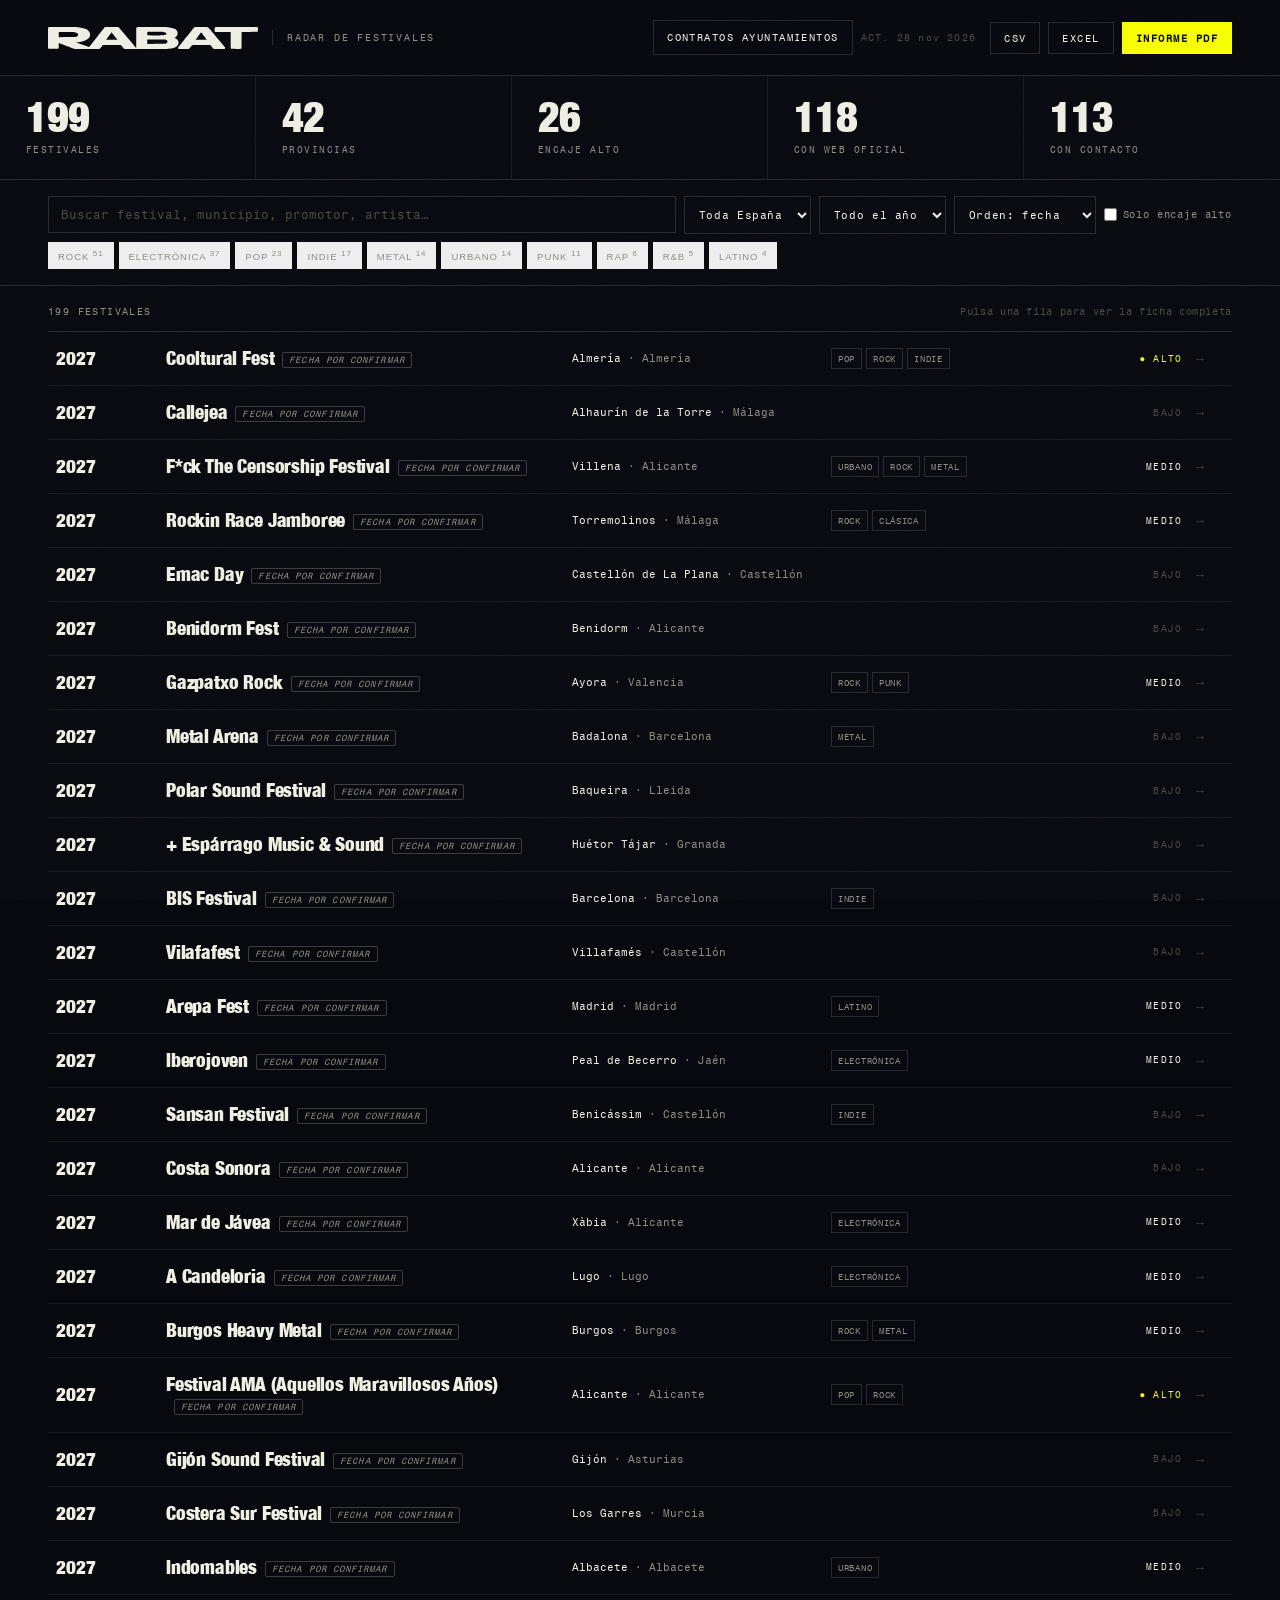
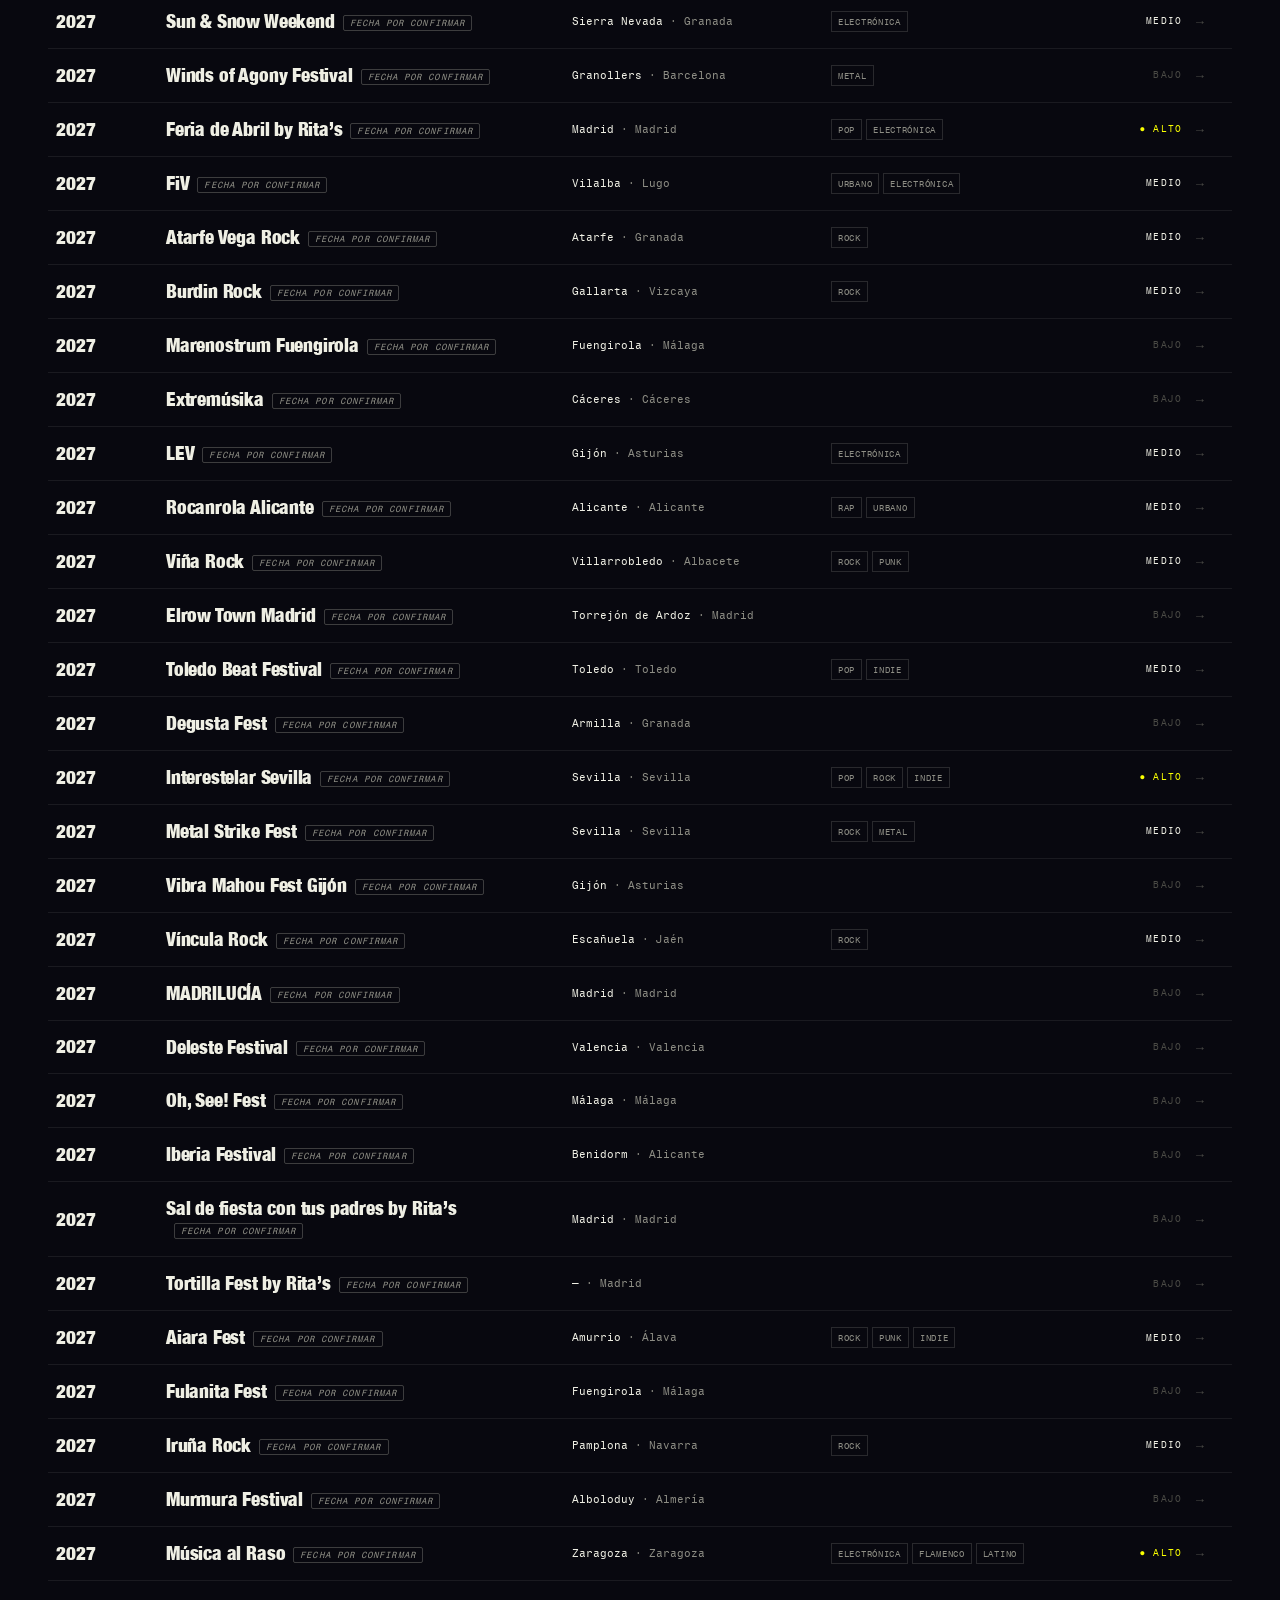
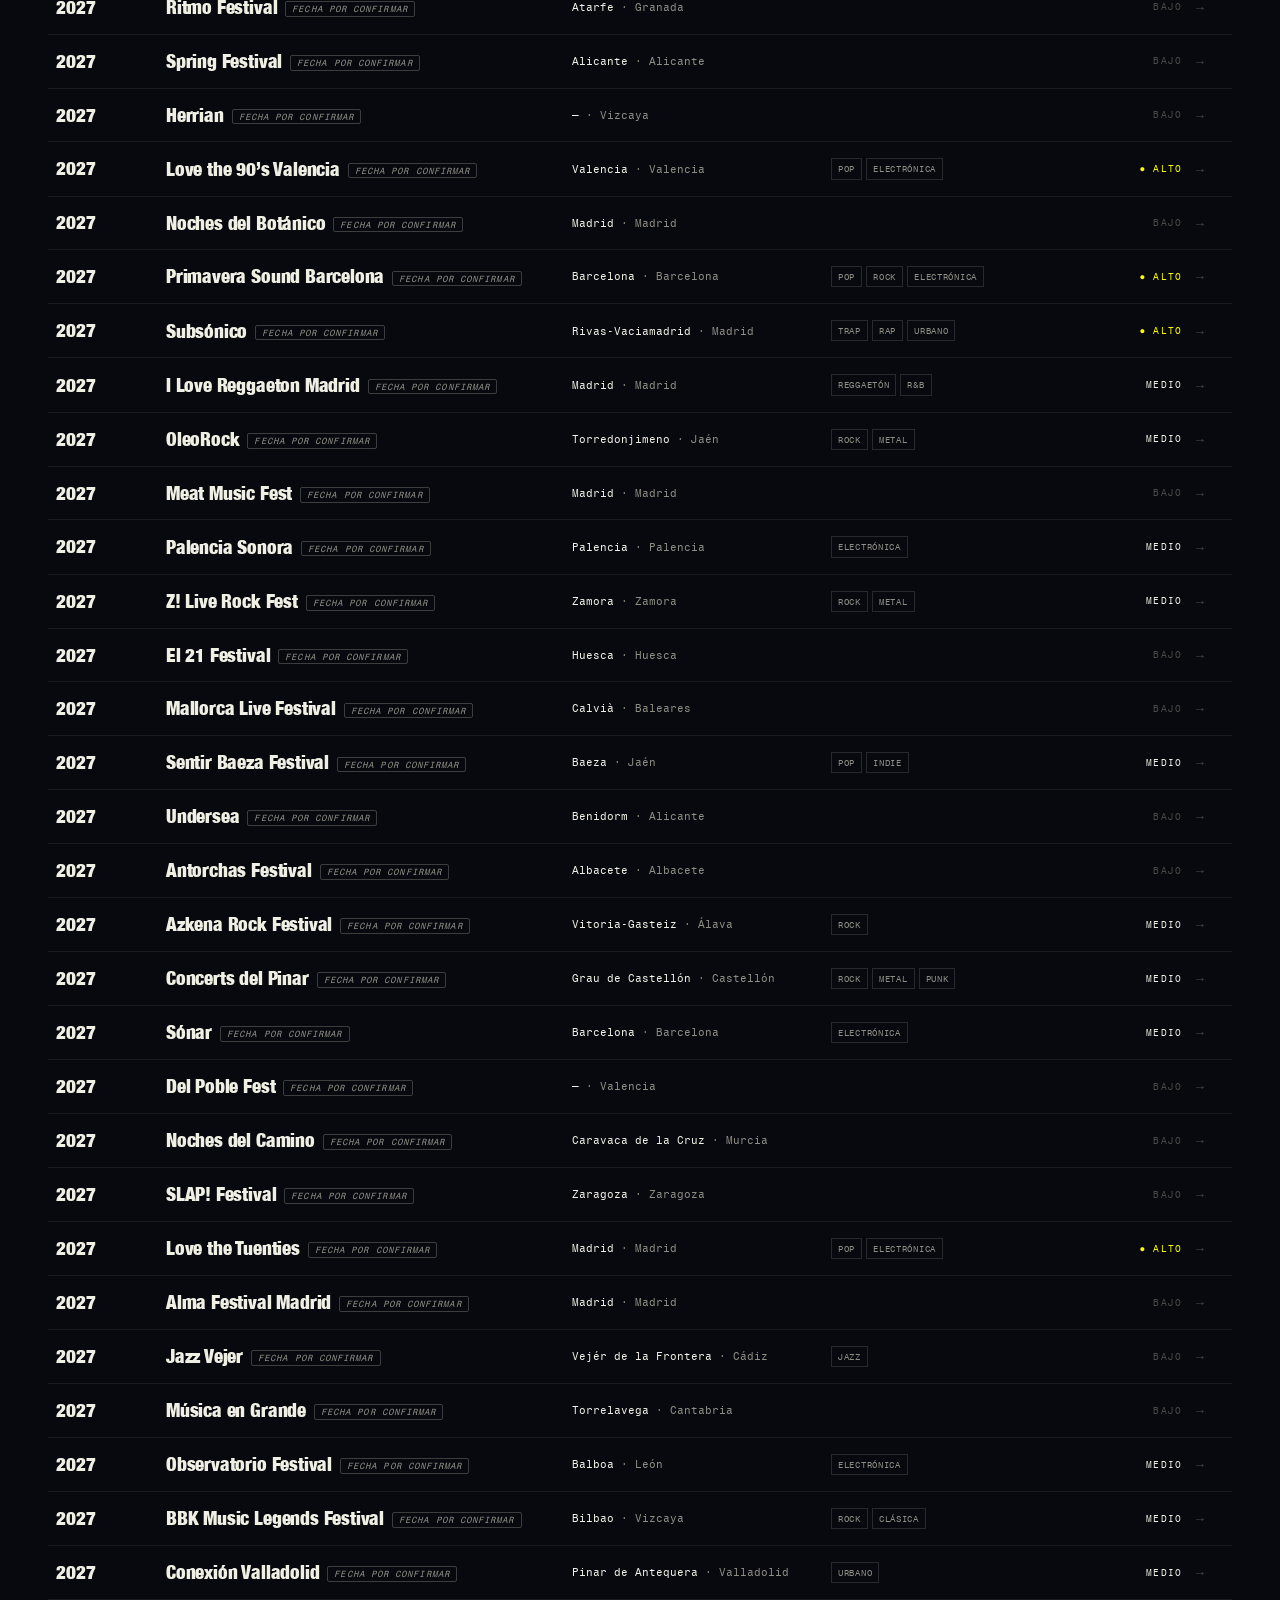
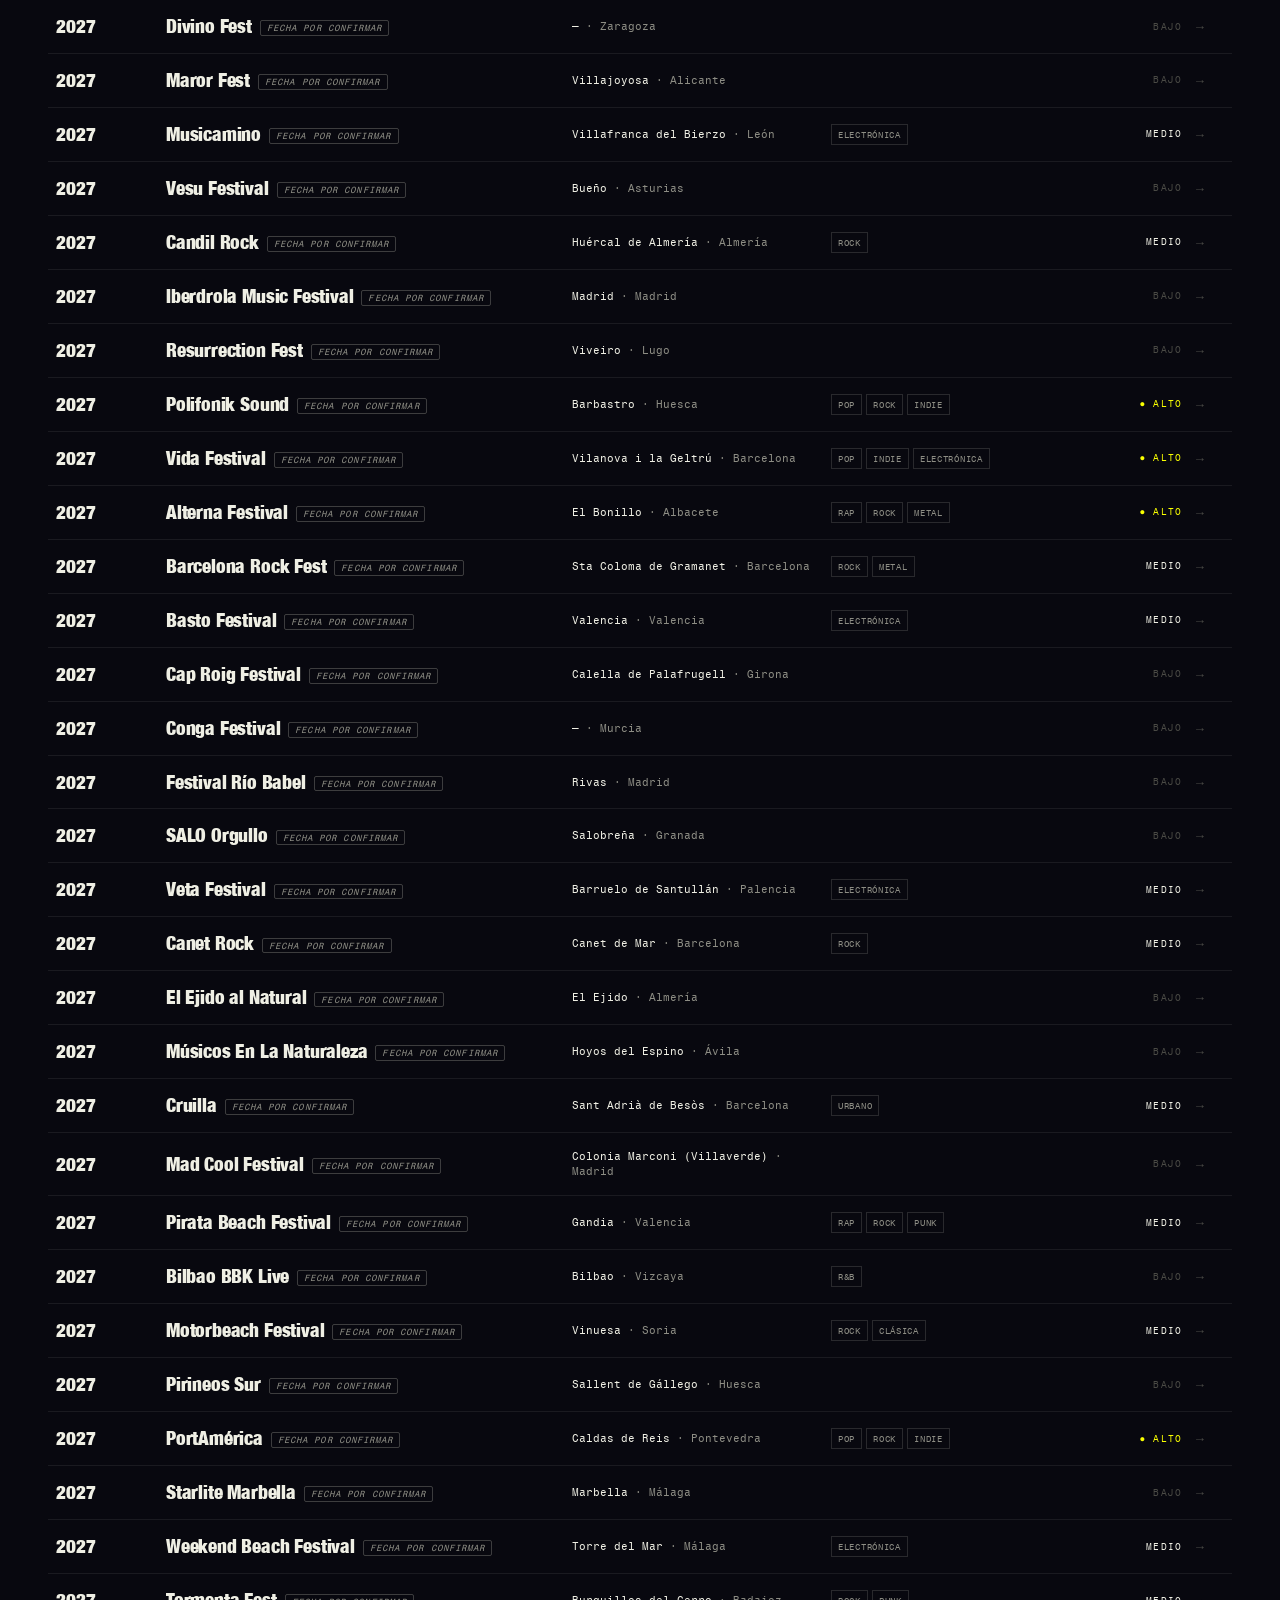
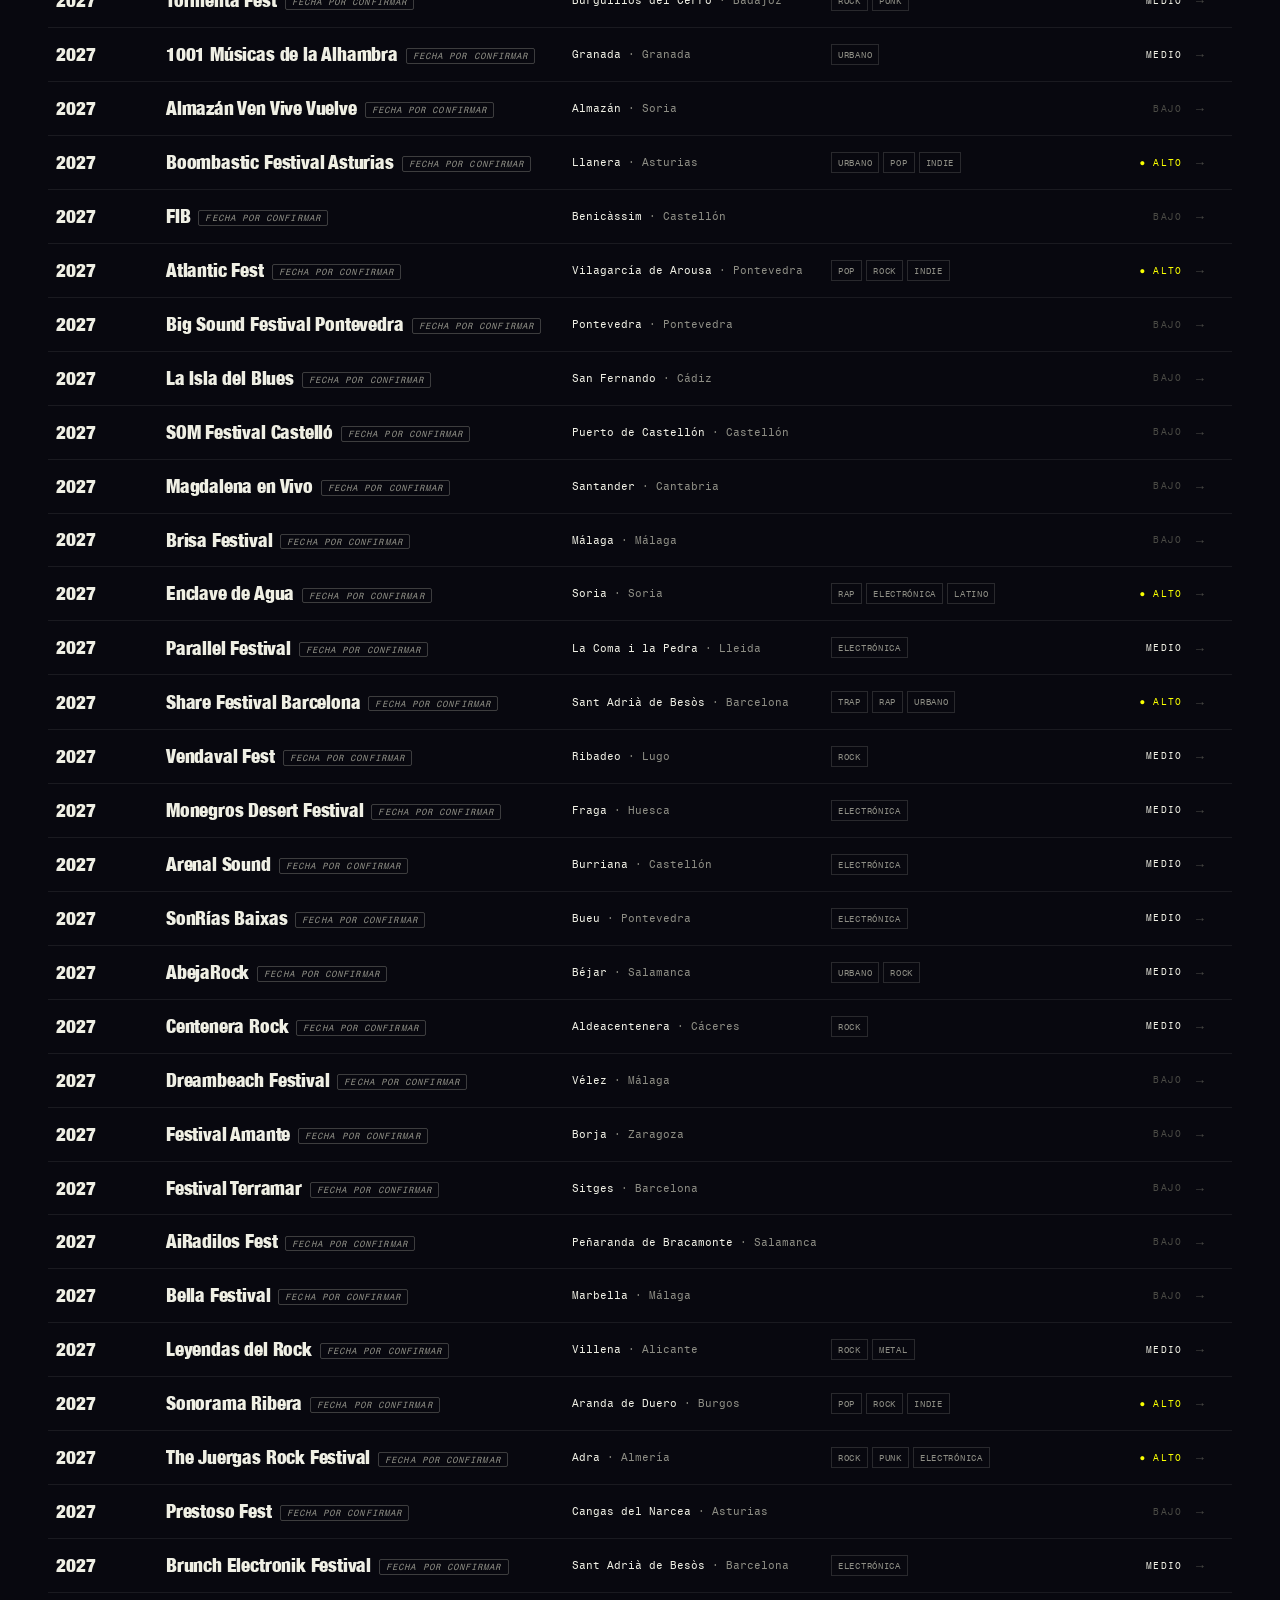
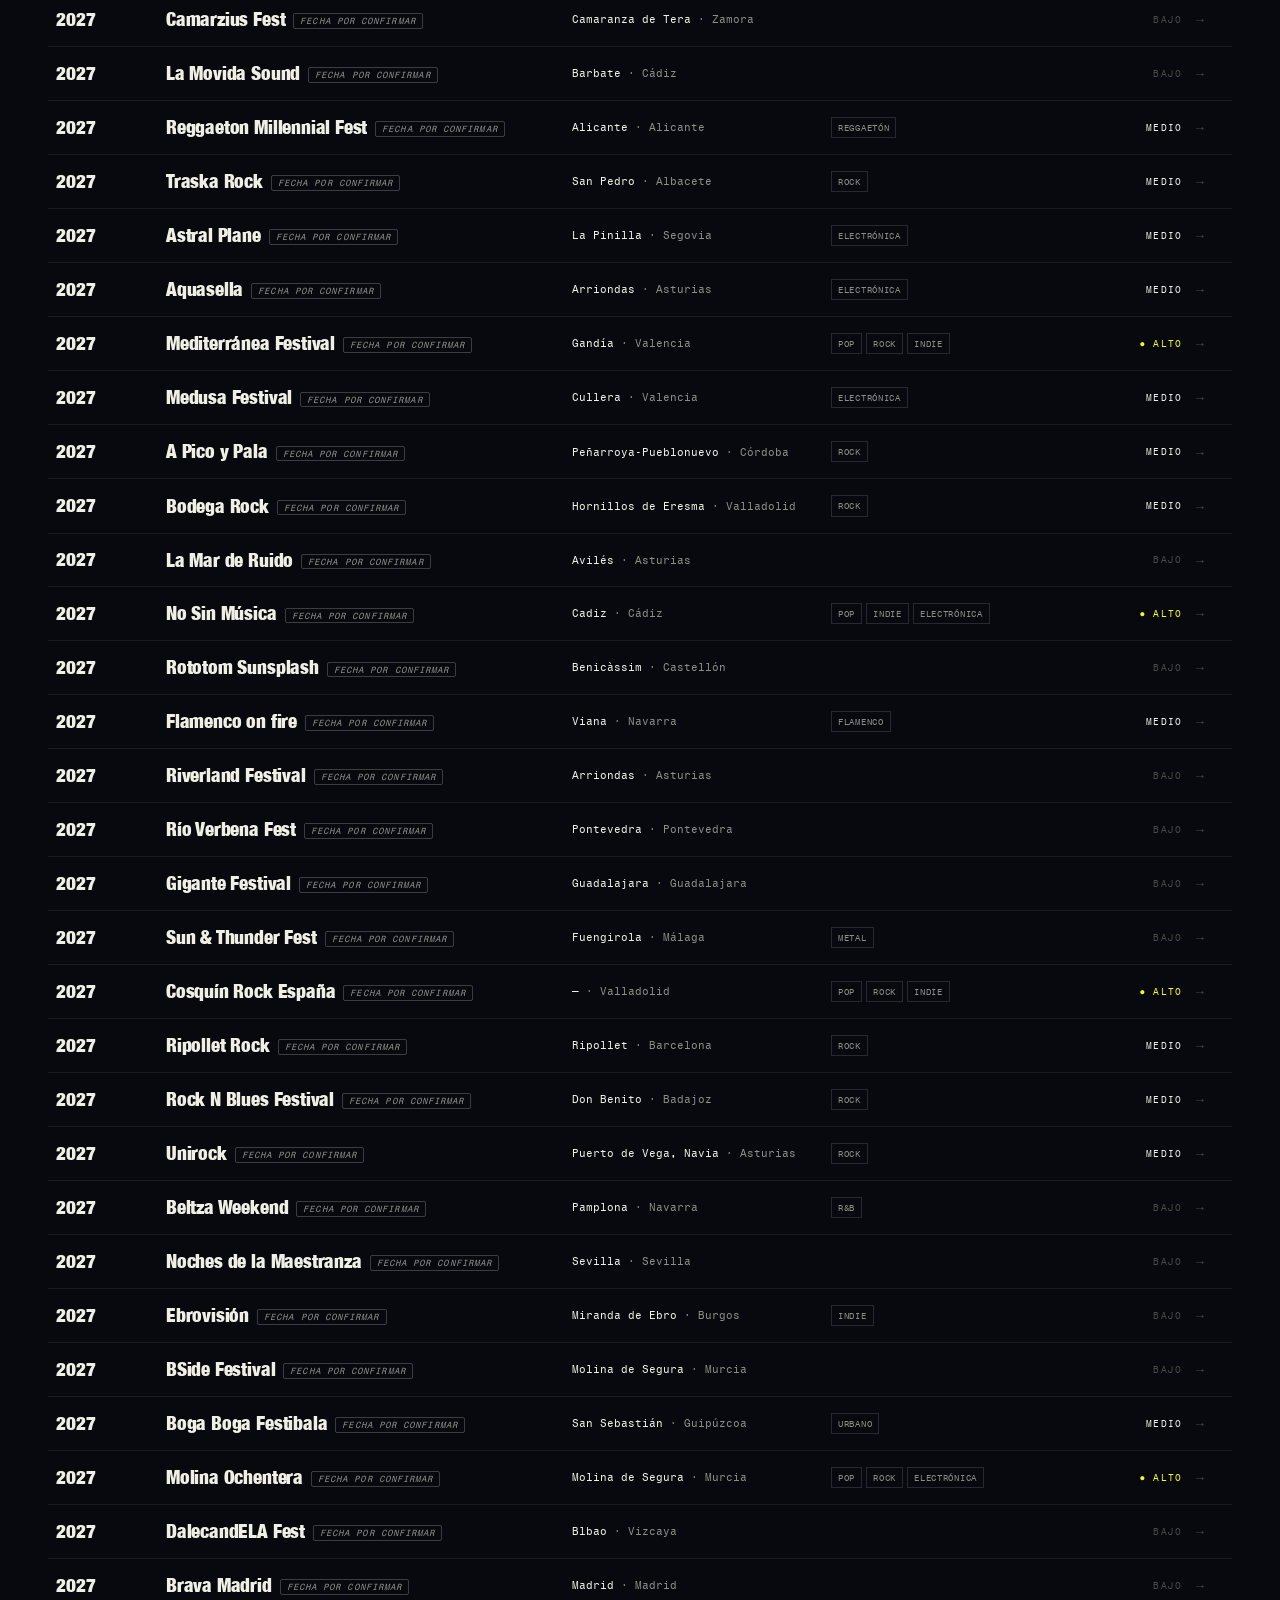
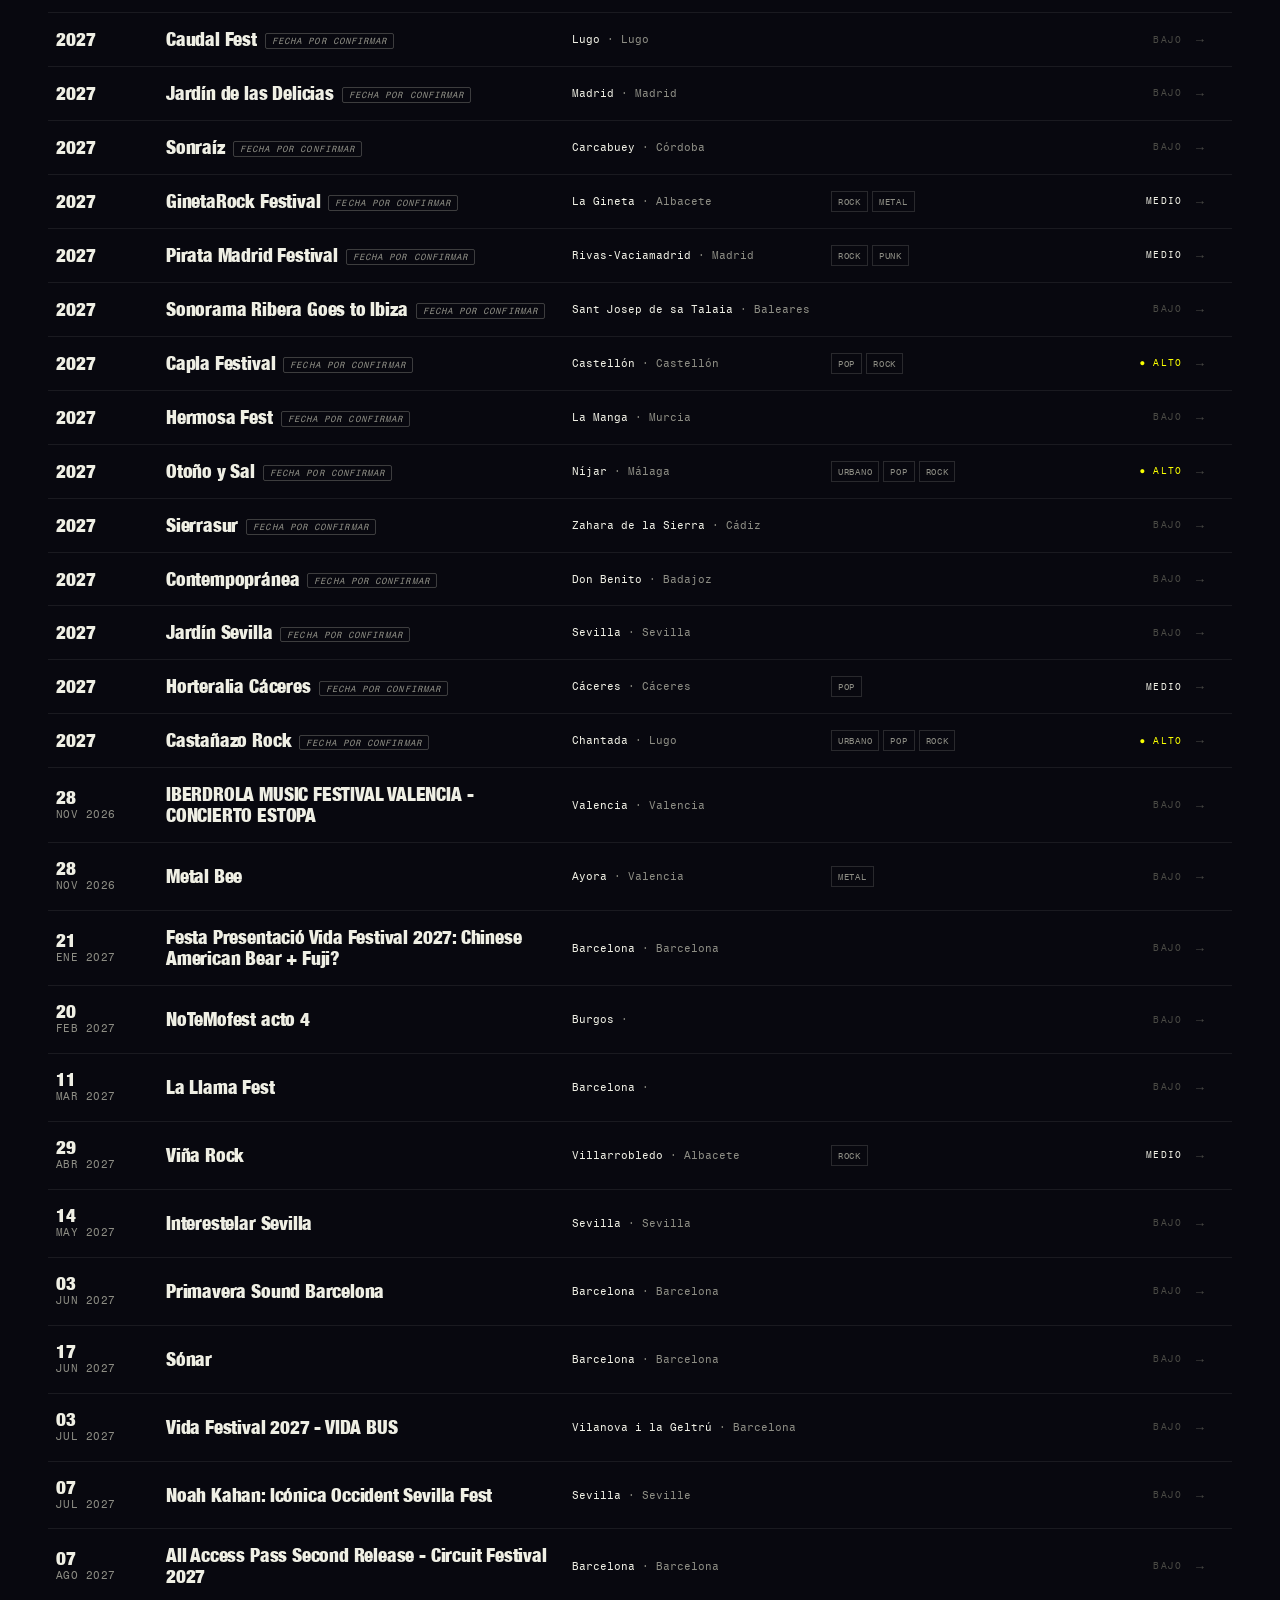
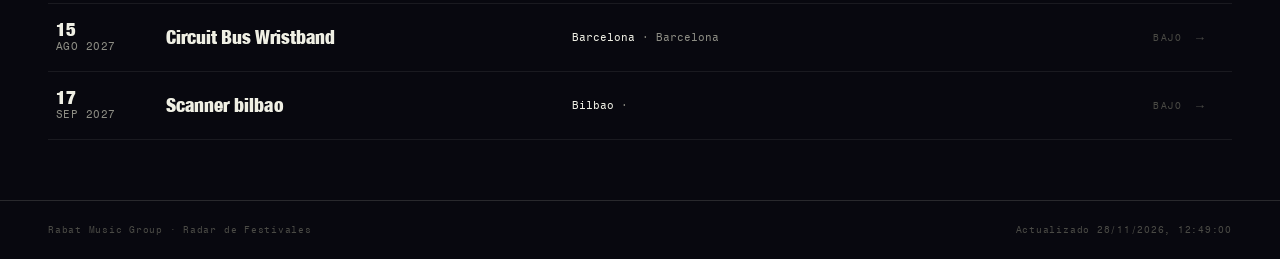
<file: index.html>
<!DOCTYPE html>
<html lang="es">
<head>
<meta charset="utf-8">
<meta name="viewport" content="width=device-width,initial-scale=1">
<title>RABAT · Radar de Festivales</title>
<meta name="description" content="Radar diario de festivales de música en España para Rabat Music Group: fechas, promotor, lugar, contacto y encaje con el roster.">
<link rel="stylesheet" href="estilo.css">
</head>
<body>
<header class="top">
  <div class="brand">
    <img src="assets/logo-rabat.svg" alt="Rabat Music Group" class="logo">
    <span class="tag">RADAR DE FESTIVALES</span>
  </div>
  <div class="top-r">
    <a class="btn ghost" href="contratos.html" style="text-decoration:none">CONTRATOS AYUNTAMIENTOS</a>
    <span class="upd" id="upd">—</span>
    <button class="btn ghost" id="btnCsv">CSV</button>
    <button class="btn ghost" id="btnXls">EXCEL</button>
    <button class="btn solid" id="btnPdf">INFORME PDF</button>
  </div>
</header>

<section class="kpis">
  <div class="kpi"><span class="n" id="kTotal">—</span><span class="l">festivales</span></div>
  <div class="kpi"><span class="n" id="kProv">—</span><span class="l">provincias</span></div>
  <div class="kpi"><span class="n" id="kAlto">—</span><span class="l">encaje alto</span></div>
  <div class="kpi"><span class="n" id="kNuevo">—</span><span class="l">con web oficial</span></div>
  <div class="kpi"><span class="n" id="kContacto">—</span><span class="l">con contacto</span></div>
</section>

<section class="filters">
  <input id="q" type="search" placeholder="Buscar festival, municipio, promotor, artista…" autocomplete="off">
  <select id="prov"><option value="">Toda España</option></select>
  <select id="mes"><option value="">Todo el año</option></select>
  <select id="ord">
    <option value="fecha">Orden: fecha</option>
    <option value="encaje">Orden: encaje</option>
    <option value="nombre">Orden: nombre</option>
  </select>
  <label class="chk"><input type="checkbox" id="soloAlto"> Solo encaje alto</label>
  <div class="gens" id="gens"></div>
</section>

<main>
  <div class="list-head">
    <span id="count">—</span>
    <span class="hintx">Pulsa una fila para ver la ficha completa</span>
  </div>
  <div id="list" class="list"></div>
  <div id="empty" class="empty" hidden>Sin resultados con esos filtros.</div>
</main>

<aside class="drawer" id="drawer" aria-hidden="true">
  <div class="dw-in">
    <button class="dw-x" id="dwX" aria-label="Cerrar">✕</button>
    <div id="dwBody"></div>
  </div>
</aside>
<div class="scrim" id="scrim" hidden></div>

<footer class="pie">
  <span>Rabat Music Group · Radar de Festivales</span>
  <span id="footMeta"></span>
</footer>

<script src="app.js"></script>
</body>
</html>
</file>
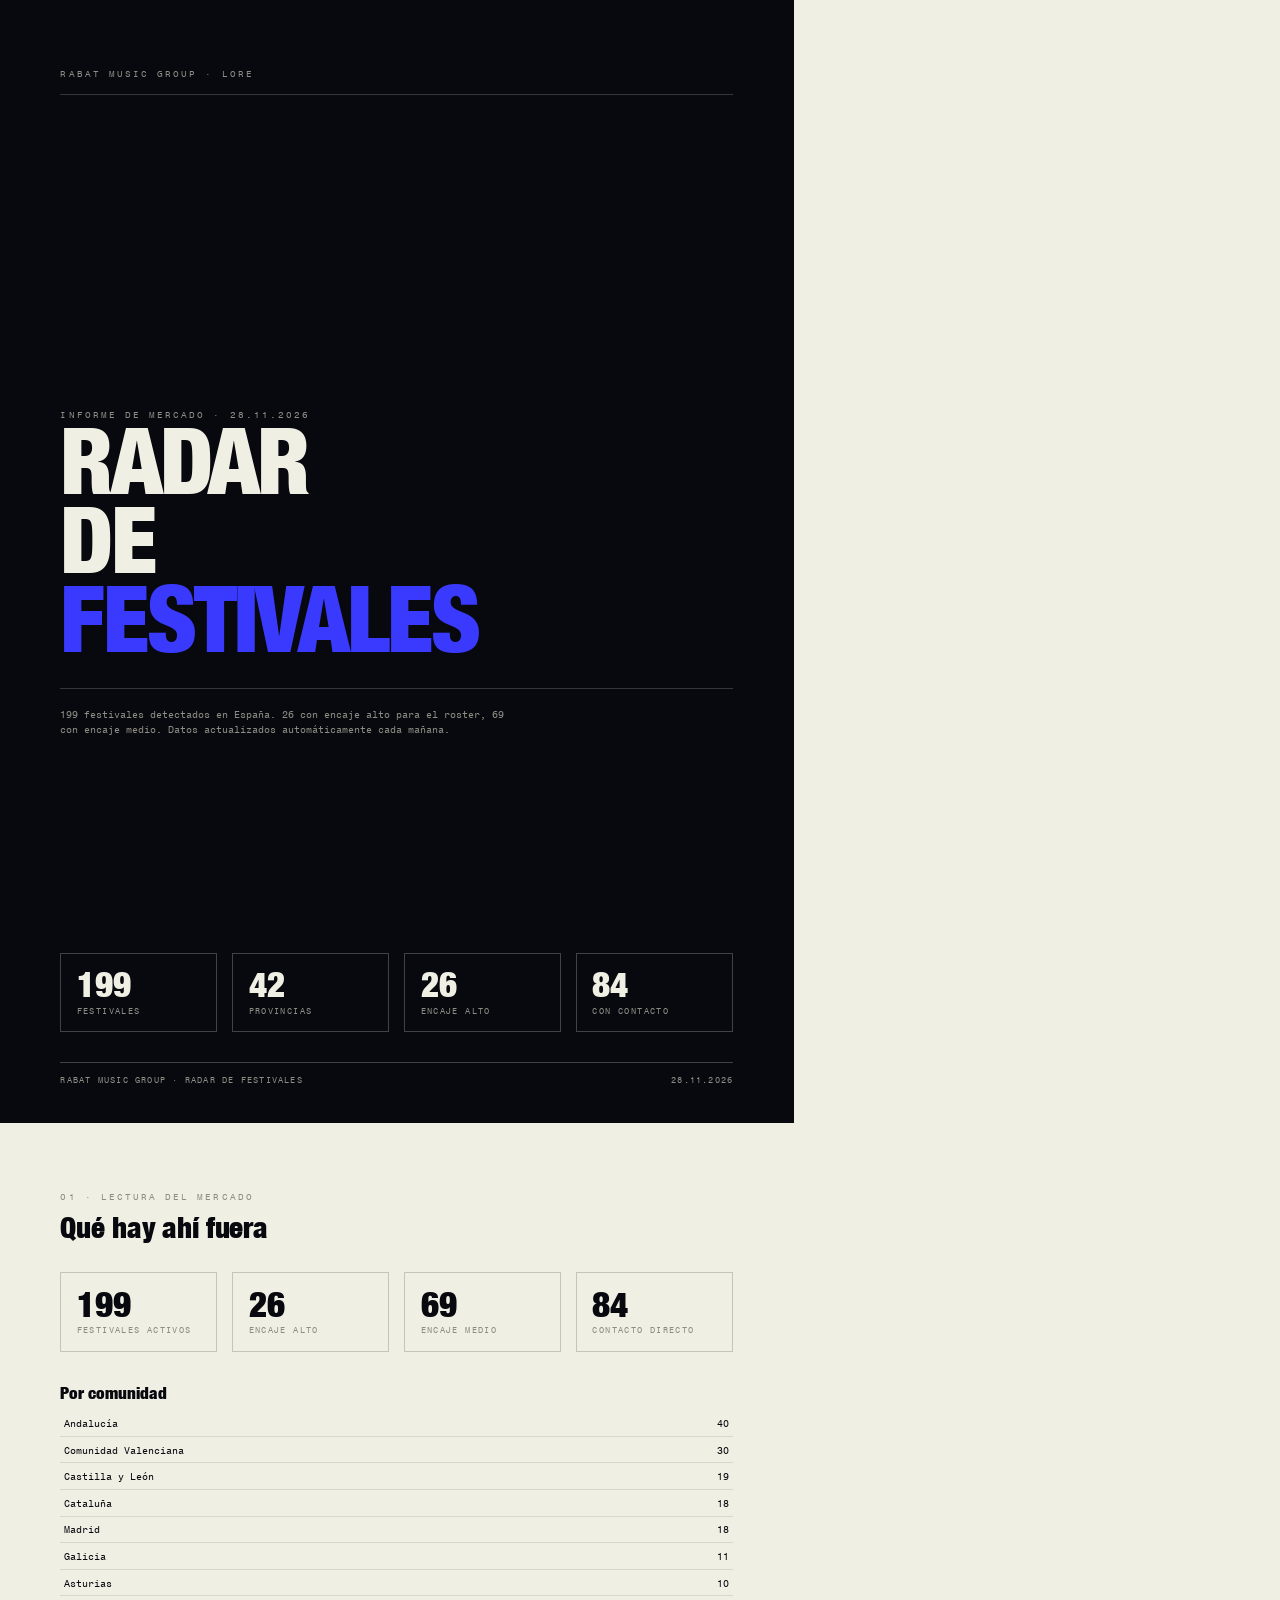
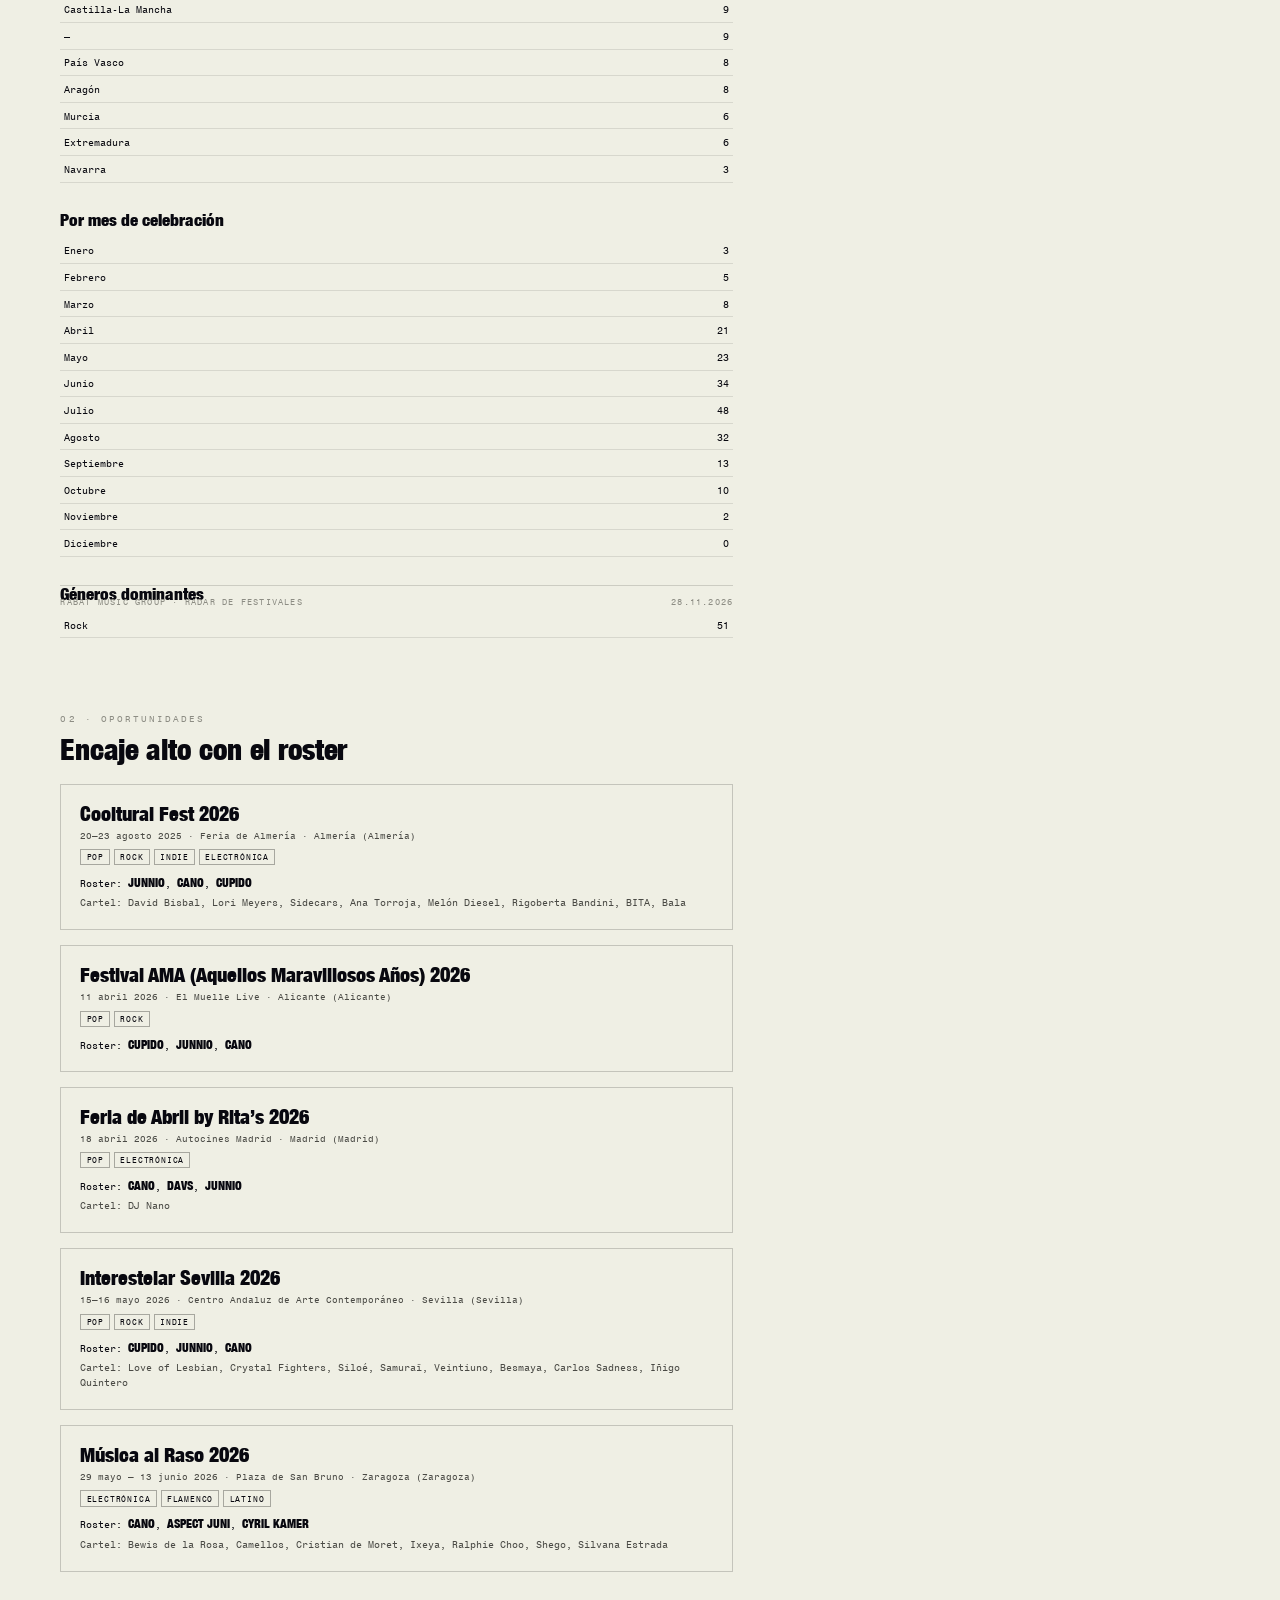
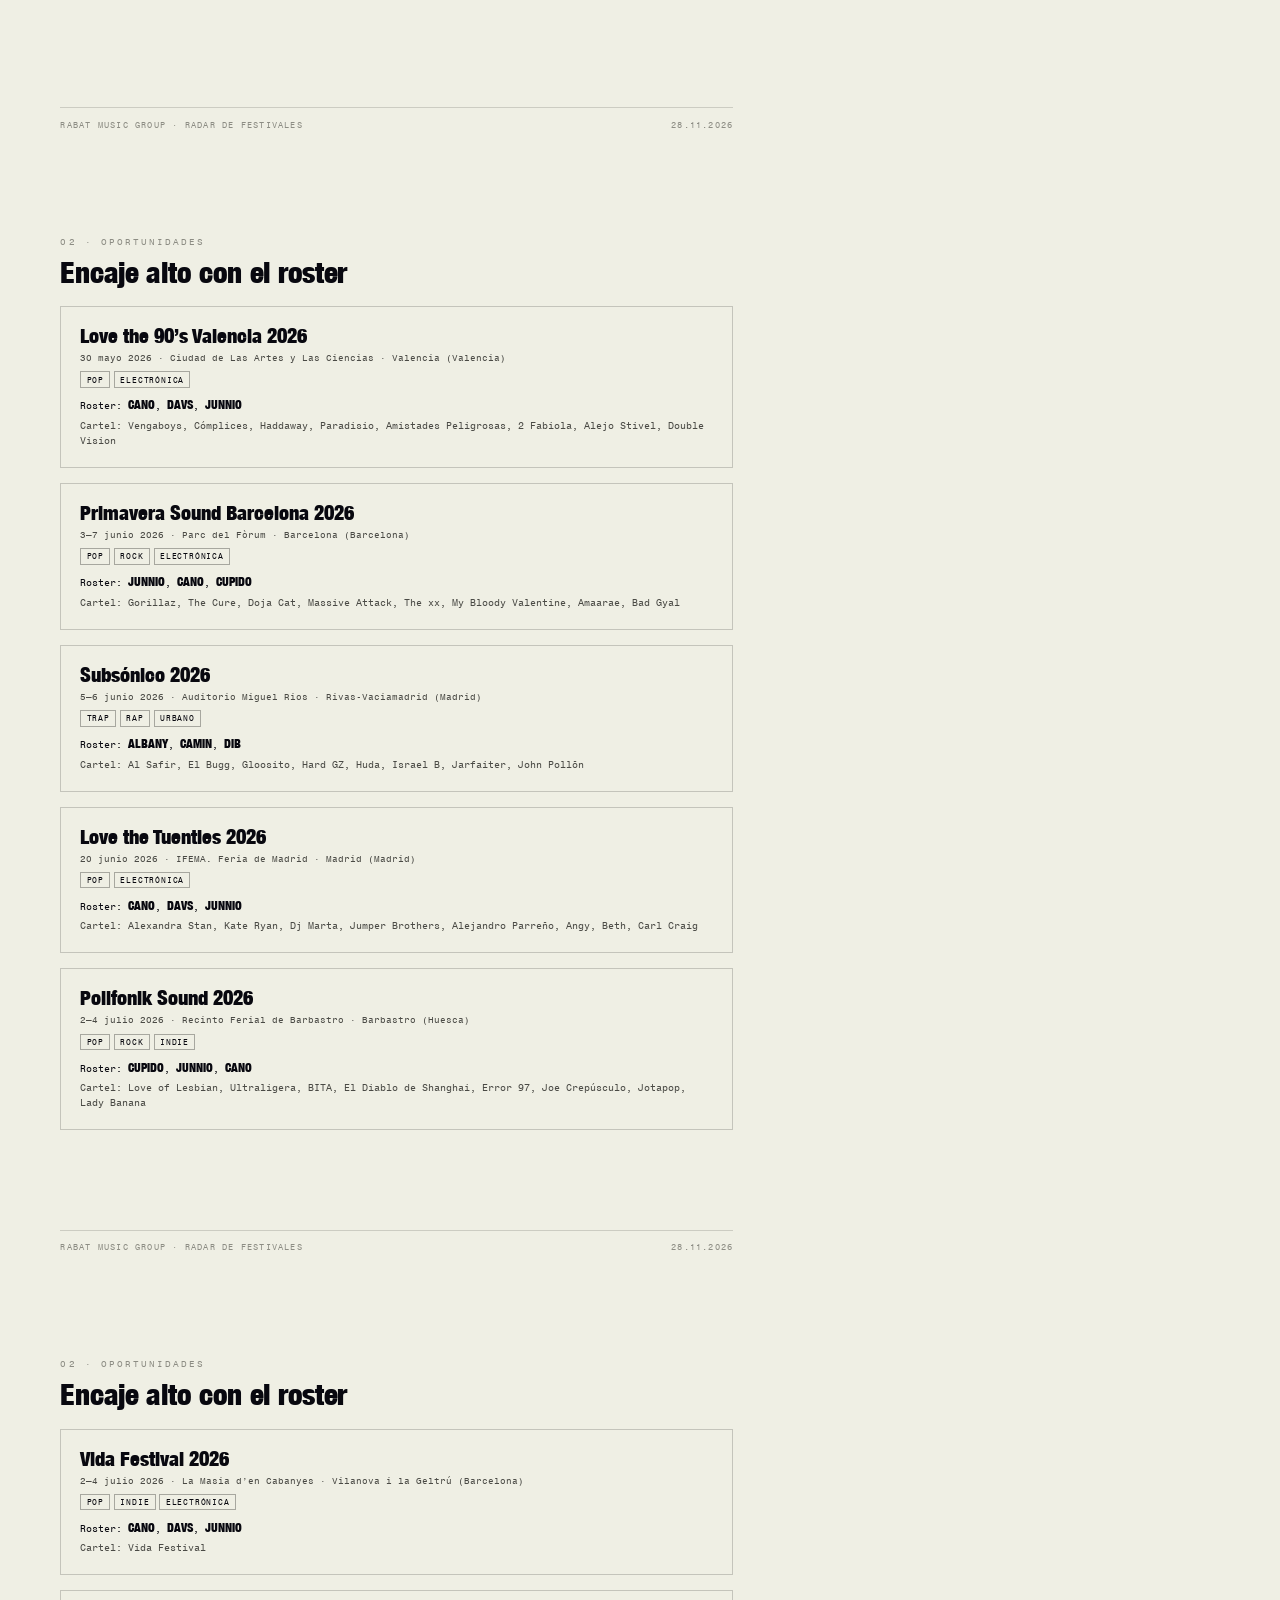
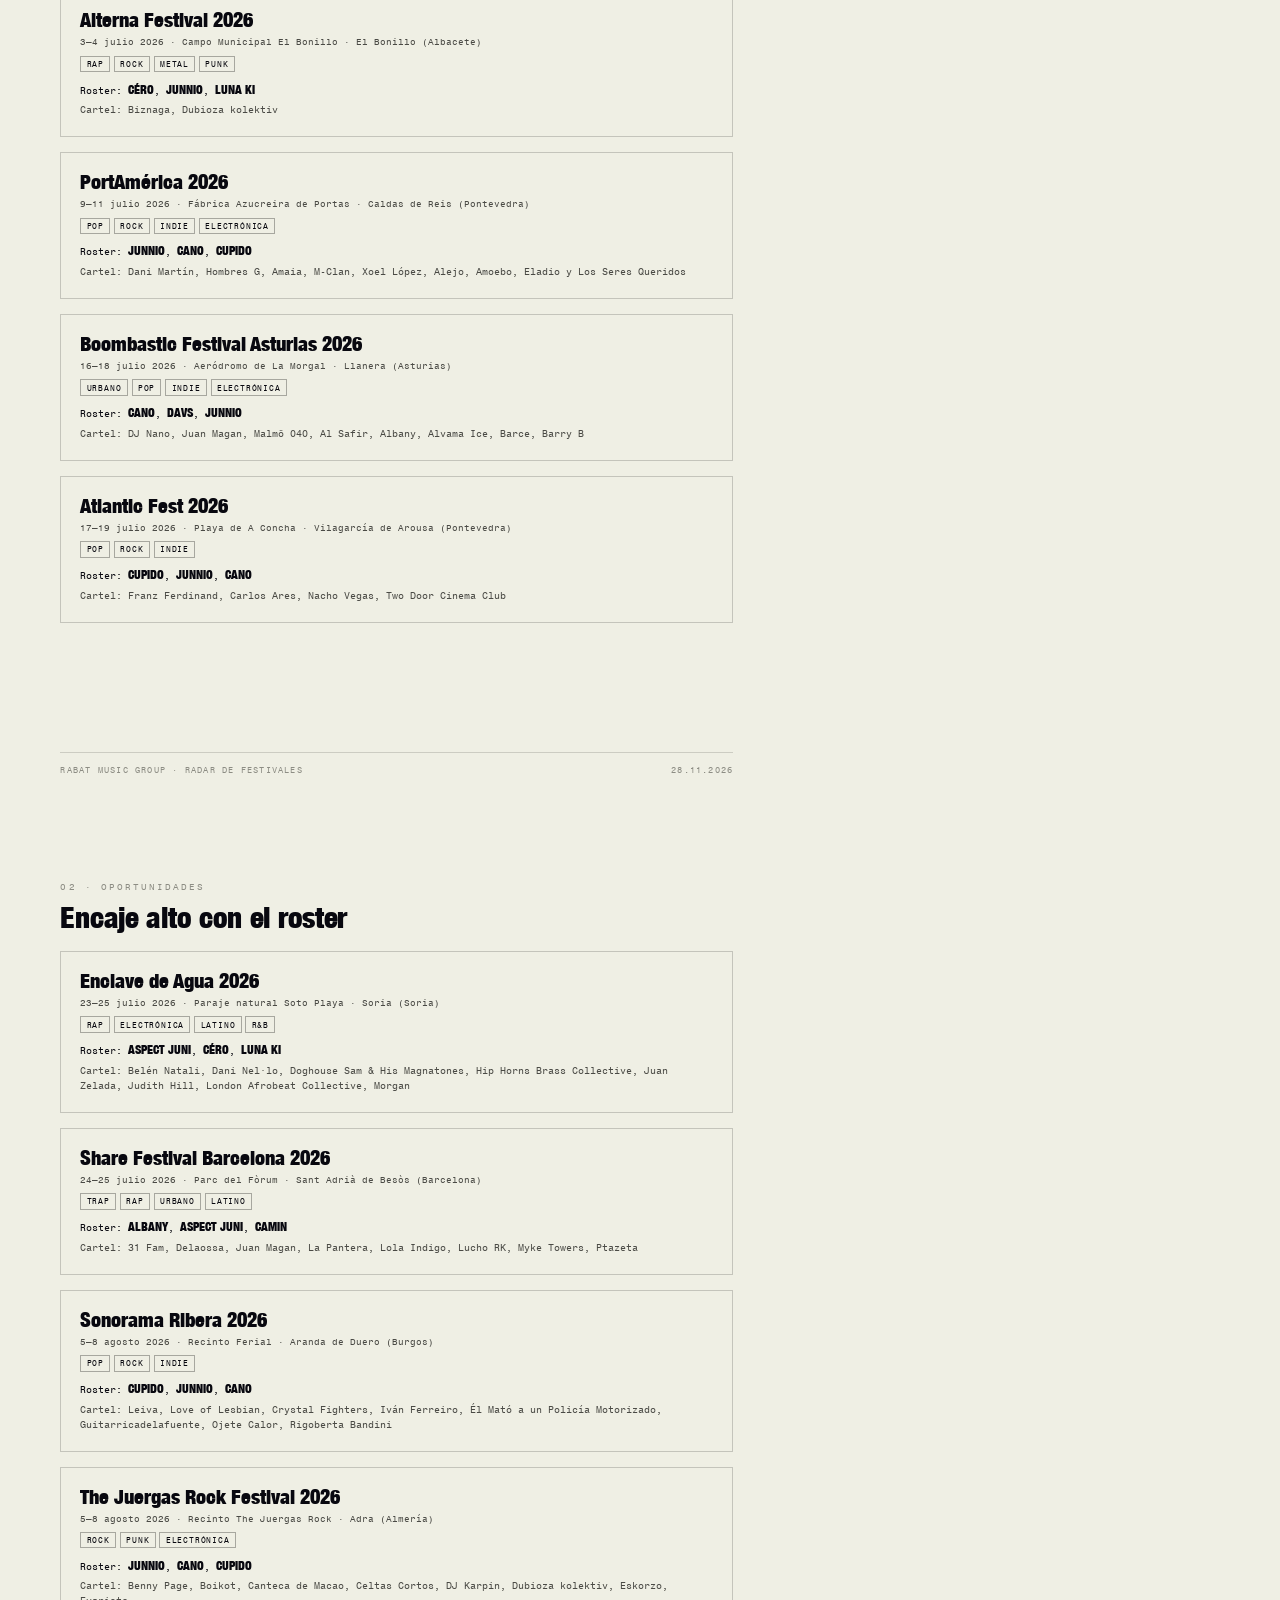
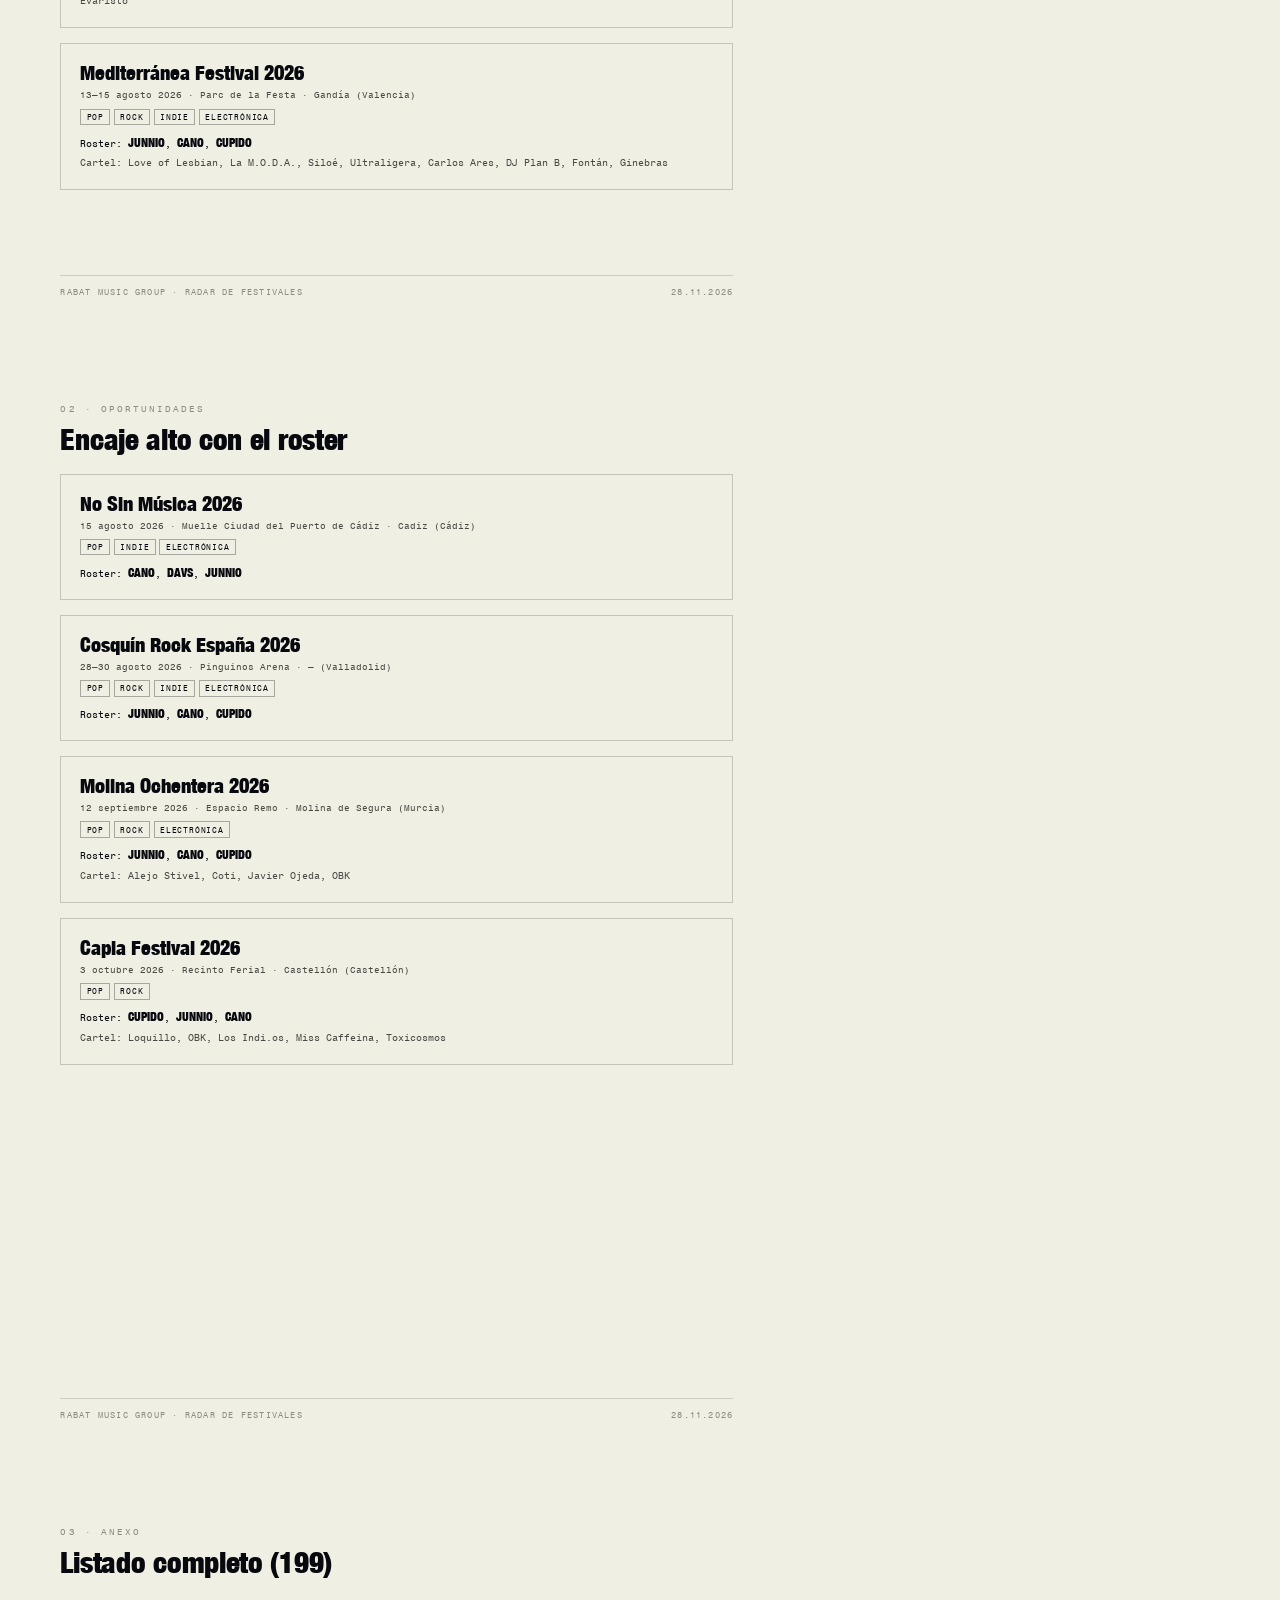
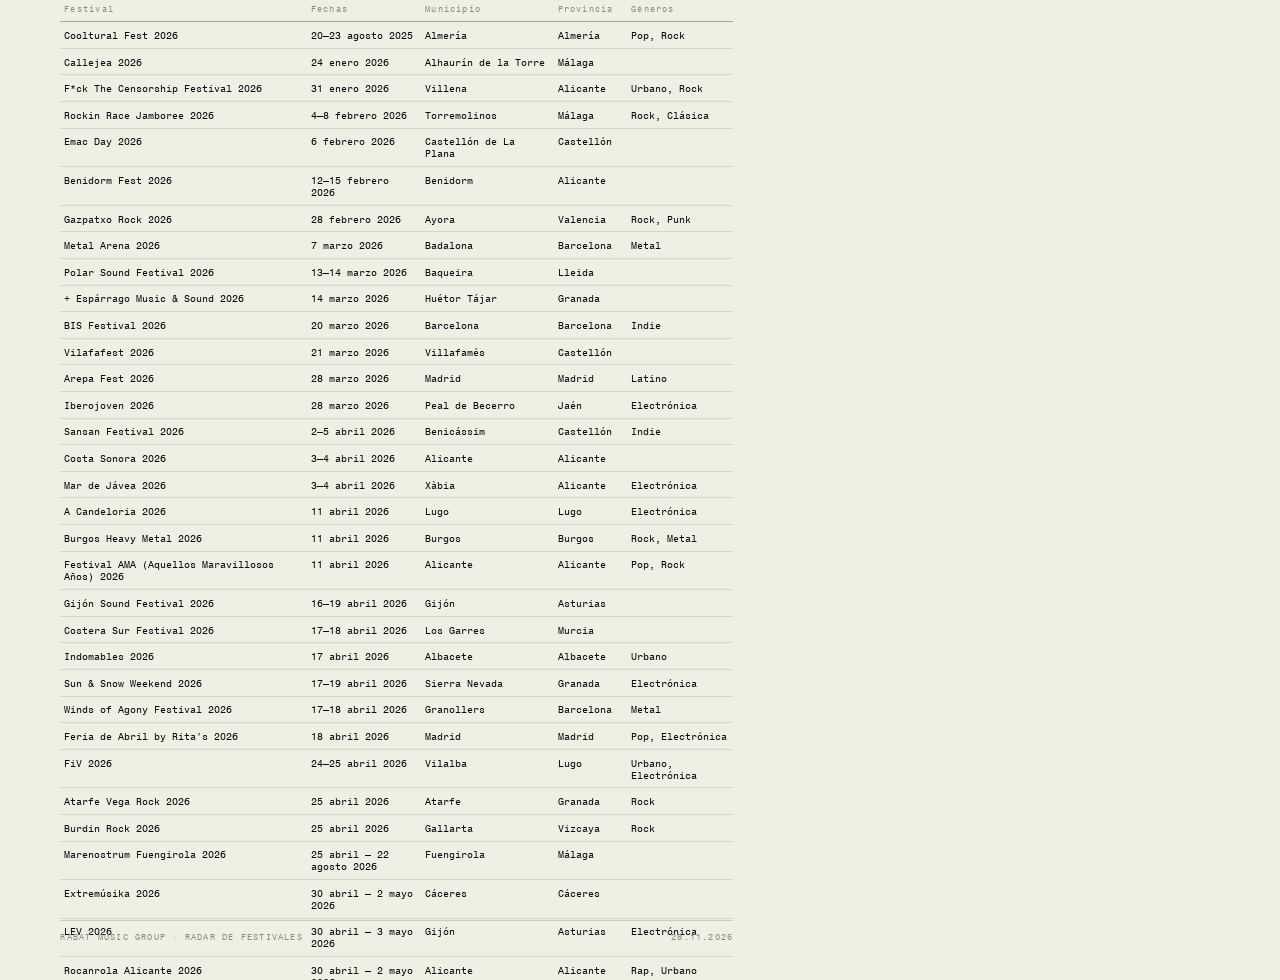
<file: _informe.html>
<!DOCTYPE html><html lang='es'><head><meta charset='utf-8'><style>
@font-face{font-family:'D';src:url('assets/fuentes/rabat-display.ttf')}
@font-face{font-family:'M';src:url('assets/fuentes/rabat-mono.ttf')}
@page{size:A4;margin:0}
*{box-sizing:border-box;margin:0;padding:0}
body{font-family:'M',monospace;color:#08080f;background:#efefe4;font-size:9pt}
.page{width:210mm;height:297mm;padding:18mm 16mm;position:relative;page-break-after:always;overflow:hidden;background:#efefe4}
.page.dark{background:#08080f;color:#efefe4}
.foot{position:absolute;left:16mm;right:16mm;bottom:10mm;display:flex;justify-content:space-between;
  font-size:6.5pt;letter-spacing:.14em;color:#8d8d84;border-top:.3pt solid rgba(0,0,0,.15);padding-top:3mm}
.dark .foot{border-color:rgba(239,239,228,.25);color:#8d8d84}
h1{font-family:'D';font-size:52pt;line-height:.88;letter-spacing:-.02em;margin:0 0 6mm}
h2{font-family:'D';font-size:22pt;line-height:1;margin:0 0 5mm;letter-spacing:-.01em}
h3{font-family:'D';font-size:13pt;margin:7mm 0 2mm}
.k{font-size:7pt;letter-spacing:.22em;color:#8d8d84;text-transform:uppercase}
.rule{height:.4pt;background:currentColor;opacity:.2;margin:4mm 0}
.blue{color:#3a3aff}.yel{background:#f9ff00;color:#08080f;padding:0 2mm}
.grid{display:grid;grid-template-columns:repeat(4,1fr);gap:4mm;margin:8mm 0}
.cell{border:.4pt solid rgba(0,0,0,.18);padding:4mm 4mm}
.dark .cell{border-color:rgba(239,239,228,.25)}
.cell .n{font-family:'D';font-size:26pt;line-height:.9}
.cell .l{font-size:6.5pt;letter-spacing:.16em;color:#8d8d84;margin-top:1.5mm}
table{width:100%;border-collapse:collapse;font-size:7.5pt}
th{text-align:left;font-weight:400;font-size:6.5pt;letter-spacing:.14em;color:#8d8d84;border-bottom:.4pt solid rgba(0,0,0,.3);padding:2mm 1mm}
td{padding:1.8mm 1mm;border-bottom:.3pt solid rgba(0,0,0,.1);vertical-align:top}
.fest{border:.4pt solid rgba(0,0,0,.18);padding:5mm;margin-bottom:4mm;page-break-inside:avoid}
.fest .nm{font-family:'D';font-size:15pt;line-height:1.02;margin-bottom:1.5mm}
.fest .meta{font-size:7pt;color:#4a4a45;margin-bottom:2mm}
.tag{display:inline-block;font-size:6pt;letter-spacing:.1em;border:.3pt solid rgba(0,0,0,.3);padding:.6mm 1.4mm;margin:0 1mm 1mm 0;text-transform:uppercase}
.arts{font-size:7.5pt;margin-top:1.5mm}
.arts b{font-family:'D';font-size:9pt}
.cover{display:flex;flex-direction:column;justify-content:space-between;height:100%}
.cover .mid{margin-top:22mm}
.cover .big{font-family:'D';font-size:70pt;line-height:.85;letter-spacing:-.03em}
.small{font-size:7.5pt;color:#4a4a45;line-height:1.5}
.dark .small{color:#8d8d84}
</style></head><body><div class="page dark">
<div class="cover">
  <div>
    <div class="k">RABAT MUSIC GROUP · LORE</div>
    <div class="rule" style="margin-top:4mm"></div>
  </div>
  <div class="mid">
    <div class="k" style="color:#8d8d84">Informe de mercado · 28.11.2026</div>
    <div class="big">RADAR<br>DE<br><span class="blue">FESTIVALES</span></div>
    <div class="rule" style="margin:8mm 0 5mm"></div>
    <div class="small" style="max-width:120mm">
      199 festivales detectados en España. 26 con encaje alto para el roster,
      69 con encaje medio. Datos actualizados
      automáticamente cada mañana.
    </div>
  </div>
  <div>
    <div class="grid" style="margin:0 0 6mm">
      <div class="cell"><div class="n">199</div><div class="l">FESTIVALES</div></div>
      <div class="cell"><div class="n">42</div><div class="l">PROVINCIAS</div></div>
      <div class="cell"><div class="n">26</div><div class="l">ENCAJE ALTO</div></div>
      <div class="cell"><div class="n">84</div><div class="l">CON CONTACTO</div></div>
    </div>

  </div>
</div><div class="foot"><span>RABAT MUSIC GROUP · RADAR DE FESTIVALES</span><span>28.11.2026</span></div></div><div class="page">
<div class="k">01 · LECTURA DEL MERCADO</div>
<h2 style="margin-top:3mm">Qué hay ahí fuera</h2>
<div class="grid">
  <div class="cell"><div class="n">199</div><div class="l">FESTIVALES ACTIVOS</div></div>
  <div class="cell"><div class="n">26</div><div class="l">ENCAJE ALTO</div></div>
  <div class="cell"><div class="n">69</div><div class="l">ENCAJE MEDIO</div></div>
  <div class="cell"><div class="n">84</div><div class="l">CONTACTO DIRECTO</div></div>
</div>
<h3>Por comunidad</h3>
<table><tr><td>Andalucía</td><td style='text-align:right'>40</td></tr><tr><td>Comunidad Valenciana</td><td style='text-align:right'>30</td></tr><tr><td>Castilla y León</td><td style='text-align:right'>19</td></tr><tr><td>Cataluña</td><td style='text-align:right'>18</td></tr><tr><td>Madrid</td><td style='text-align:right'>18</td></tr><tr><td>Galicia</td><td style='text-align:right'>11</td></tr><tr><td>Asturias</td><td style='text-align:right'>10</td></tr><tr><td>Castilla-La Mancha</td><td style='text-align:right'>9</td></tr><tr><td>—</td><td style='text-align:right'>9</td></tr><tr><td>País Vasco</td><td style='text-align:right'>8</td></tr><tr><td>Aragón</td><td style='text-align:right'>8</td></tr><tr><td>Murcia</td><td style='text-align:right'>6</td></tr><tr><td>Extremadura</td><td style='text-align:right'>6</td></tr><tr><td>Navarra</td><td style='text-align:right'>3</td></tr></table>
<h3>Por mes de celebración</h3>
<table><tr><td>Enero</td><td style='text-align:right'>3</td></tr><tr><td>Febrero</td><td style='text-align:right'>5</td></tr><tr><td>Marzo</td><td style='text-align:right'>8</td></tr><tr><td>Abril</td><td style='text-align:right'>21</td></tr><tr><td>Mayo</td><td style='text-align:right'>23</td></tr><tr><td>Junio</td><td style='text-align:right'>34</td></tr><tr><td>Julio</td><td style='text-align:right'>48</td></tr><tr><td>Agosto</td><td style='text-align:right'>32</td></tr><tr><td>Septiembre</td><td style='text-align:right'>13</td></tr><tr><td>Octubre</td><td style='text-align:right'>10</td></tr><tr><td>Noviembre</td><td style='text-align:right'>2</td></tr><tr><td>Diciembre</td><td style='text-align:right'>0</td></tr></table>
<h3>Géneros dominantes</h3>
<table><tr><td>Rock</td><td style='text-align:right'>51</td></tr><tr><td>Electrónica</td><td style='text-align:right'>37</td></tr><tr><td>Pop</td><td style='text-align:right'>23</td></tr><tr><td>Indie</td><td style='text-align:right'>17</td></tr><tr><td>Urbano</td><td style='text-align:right'>14</td></tr><tr><td>Metal</td><td style='text-align:right'>14</td></tr><tr><td>Punk</td><td style='text-align:right'>11</td></tr><tr><td>Rap</td><td style='text-align:right'>6</td></tr><tr><td>r&b</td><td style='text-align:right'>5</td></tr><tr><td>Latino</td><td style='text-align:right'>4</td></tr></table>
<div class="foot"><span>RABAT MUSIC GROUP · RADAR DE FESTIVALES</span><span>28.11.2026</span></div></div><div class="page"><div class="k">02 · OPORTUNIDADES</div><h2 style="margin-top:3mm">Encaje alto con el roster</h2><div class="fest">
      <div class="nm">Cooltural Fest 2026</div>
      <div class="meta">20–23 agosto 2025 · Feria de Almería · Almería (Almería)</div>
      <div><span class="tag">Pop</span><span class="tag">Rock</span><span class="tag">Indie</span><span class="tag">Electrónica</span></div>
      <div class="arts">Roster: <b>JUNNIO</b>, <b>CANO</b>, <b>CUPIDO</b></div>
      <div class="small" style="margin-top:1.5mm">Cartel: David Bisbal, Lori Meyers, Sidecars, Ana Torroja, Melón Diesel, Rigoberta Bandini, BITA, Bala</div>
    </div><div class="fest">
      <div class="nm">Festival AMA (Aquellos Maravillosos Años) 2026</div>
      <div class="meta">11 abril 2026 · El Muelle Live · Alicante (Alicante)</div>
      <div><span class="tag">Pop</span><span class="tag">Rock</span></div>
      <div class="arts">Roster: <b>CUPIDO</b>, <b>JUNNIO</b>, <b>CANO</b></div>
      
    </div><div class="fest">
      <div class="nm">Feria de Abril by Rita’s 2026</div>
      <div class="meta">18 abril 2026 · Autocines Madrid · Madrid (Madrid)</div>
      <div><span class="tag">Pop</span><span class="tag">Electrónica</span></div>
      <div class="arts">Roster: <b>CANO</b>, <b>DAVS</b>, <b>JUNNIO</b></div>
      <div class="small" style="margin-top:1.5mm">Cartel: DJ Nano</div>
    </div><div class="fest">
      <div class="nm">Interestelar Sevilla 2026</div>
      <div class="meta">15–16 mayo 2026 · Centro Andaluz de Arte Contemporáneo · Sevilla (Sevilla)</div>
      <div><span class="tag">Pop</span><span class="tag">Rock</span><span class="tag">Indie</span></div>
      <div class="arts">Roster: <b>CUPIDO</b>, <b>JUNNIO</b>, <b>CANO</b></div>
      <div class="small" style="margin-top:1.5mm">Cartel: Love of Lesbian, Crystal Fighters, Siloé, Samuraï, Veintiuno, Besmaya, Carlos Sadness, Iñigo Quintero</div>
    </div><div class="fest">
      <div class="nm">Música al Raso 2026</div>
      <div class="meta">29 mayo – 13 junio 2026 · Plaza de San Bruno · Zaragoza (Zaragoza)</div>
      <div><span class="tag">Electrónica</span><span class="tag">Flamenco</span><span class="tag">Latino</span></div>
      <div class="arts">Roster: <b>CANO</b>, <b>ASPECT JUNI</b>, <b>CYRIL KAMER</b></div>
      <div class="small" style="margin-top:1.5mm">Cartel: Bewis de la Rosa, Camellos, Cristian de Moret, Ixeya, Ralphie Choo, Shego, Silvana Estrada</div>
    </div><div class="foot"><span>RABAT MUSIC GROUP · RADAR DE FESTIVALES</span><span>28.11.2026</span></div></div><div class="page"><div class="k">02 · OPORTUNIDADES</div><h2 style="margin-top:3mm">Encaje alto con el roster</h2><div class="fest">
      <div class="nm">Love the 90’s Valencia 2026</div>
      <div class="meta">30 mayo 2026 · Ciudad de Las Artes y Las Ciencias · Valencia (Valencia)</div>
      <div><span class="tag">Pop</span><span class="tag">Electrónica</span></div>
      <div class="arts">Roster: <b>CANO</b>, <b>DAVS</b>, <b>JUNNIO</b></div>
      <div class="small" style="margin-top:1.5mm">Cartel: Vengaboys, Cómplices, Haddaway, Paradisio, Amistades Peligrosas, 2 Fabiola, Alejo Stivel, Double Vision</div>
    </div><div class="fest">
      <div class="nm">Primavera Sound Barcelona 2026</div>
      <div class="meta">3–7 junio 2026 · Parc del Fòrum · Barcelona (Barcelona)</div>
      <div><span class="tag">Pop</span><span class="tag">Rock</span><span class="tag">Electrónica</span></div>
      <div class="arts">Roster: <b>JUNNIO</b>, <b>CANO</b>, <b>CUPIDO</b></div>
      <div class="small" style="margin-top:1.5mm">Cartel: Gorillaz, The Cure, Doja Cat, Massive Attack, The xx, My Bloody Valentine, Amaarae, Bad Gyal</div>
    </div><div class="fest">
      <div class="nm">Subsónico 2026</div>
      <div class="meta">5–6 junio 2026 · Auditorio Miguel Rios · Rivas-Vaciamadrid (Madrid)</div>
      <div><span class="tag">Trap</span><span class="tag">Rap</span><span class="tag">Urbano</span></div>
      <div class="arts">Roster: <b>ALBANY</b>, <b>CAMIN</b>, <b>DIB</b></div>
      <div class="small" style="margin-top:1.5mm">Cartel: Al Safir, El Bugg, Gloosito, Hard GZ, Huda, Israel B, Jarfaiter, John Pollõn</div>
    </div><div class="fest">
      <div class="nm">Love the Tuenties 2026</div>
      <div class="meta">20 junio 2026 · IFEMA. Feria de Madrid · Madrid (Madrid)</div>
      <div><span class="tag">Pop</span><span class="tag">Electrónica</span></div>
      <div class="arts">Roster: <b>CANO</b>, <b>DAVS</b>, <b>JUNNIO</b></div>
      <div class="small" style="margin-top:1.5mm">Cartel: Alexandra Stan, Kate Ryan, Dj Marta, Jumper Brothers, Alejandro Parreño, Angy, Beth, Carl Craig</div>
    </div><div class="fest">
      <div class="nm">Polifonik Sound 2026</div>
      <div class="meta">2–4 julio 2026 · Recinto Ferial de Barbastro · Barbastro (Huesca)</div>
      <div><span class="tag">Pop</span><span class="tag">Rock</span><span class="tag">Indie</span></div>
      <div class="arts">Roster: <b>CUPIDO</b>, <b>JUNNIO</b>, <b>CANO</b></div>
      <div class="small" style="margin-top:1.5mm">Cartel: Love of Lesbian, Ultraligera, BITA, El Diablo de Shanghai, Error 97, Joe Crepúsculo, Jotapop, Lady Banana</div>
    </div><div class="foot"><span>RABAT MUSIC GROUP · RADAR DE FESTIVALES</span><span>28.11.2026</span></div></div><div class="page"><div class="k">02 · OPORTUNIDADES</div><h2 style="margin-top:3mm">Encaje alto con el roster</h2><div class="fest">
      <div class="nm">Vida Festival 2026</div>
      <div class="meta">2–4 julio 2026 · La Masia d’en Cabanyes · Vilanova i la Geltrú (Barcelona)</div>
      <div><span class="tag">Pop</span><span class="tag">Indie</span><span class="tag">Electrónica</span></div>
      <div class="arts">Roster: <b>CANO</b>, <b>DAVS</b>, <b>JUNNIO</b></div>
      <div class="small" style="margin-top:1.5mm">Cartel: Vida Festival</div>
    </div><div class="fest">
      <div class="nm">Alterna Festival 2026</div>
      <div class="meta">3–4 julio 2026 · Campo Municipal El Bonillo · El Bonillo (Albacete)</div>
      <div><span class="tag">Rap</span><span class="tag">Rock</span><span class="tag">Metal</span><span class="tag">Punk</span></div>
      <div class="arts">Roster: <b>CÉRO</b>, <b>JUNNIO</b>, <b>LUNA KI</b></div>
      <div class="small" style="margin-top:1.5mm">Cartel: Biznaga, Dubioza kolektiv</div>
    </div><div class="fest">
      <div class="nm">PortAmérica 2026</div>
      <div class="meta">9–11 julio 2026 · Fábrica Azucreira de Portas · Caldas de Reis (Pontevedra)</div>
      <div><span class="tag">Pop</span><span class="tag">Rock</span><span class="tag">Indie</span><span class="tag">Electrónica</span></div>
      <div class="arts">Roster: <b>JUNNIO</b>, <b>CANO</b>, <b>CUPIDO</b></div>
      <div class="small" style="margin-top:1.5mm">Cartel: Dani Martín, Hombres G, Amaia, M-Clan, Xoel López, Alejo, Amoebo, Eladio y Los Seres Queridos</div>
    </div><div class="fest">
      <div class="nm">Boombastic Festival Asturias 2026</div>
      <div class="meta">16–18 julio 2026 · Aeródromo de La Morgal · Llanera (Asturias)</div>
      <div><span class="tag">Urbano</span><span class="tag">Pop</span><span class="tag">Indie</span><span class="tag">Electrónica</span></div>
      <div class="arts">Roster: <b>CANO</b>, <b>DAVS</b>, <b>JUNNIO</b></div>
      <div class="small" style="margin-top:1.5mm">Cartel: DJ Nano, Juan Magan, Malmö 040, Al Safir, Albany, Alvama Ice, Barce, Barry B</div>
    </div><div class="fest">
      <div class="nm">Atlantic Fest 2026</div>
      <div class="meta">17–19 julio 2026 · Playa de A Concha · Vilagarcía de Arousa (Pontevedra)</div>
      <div><span class="tag">Pop</span><span class="tag">Rock</span><span class="tag">Indie</span></div>
      <div class="arts">Roster: <b>CUPIDO</b>, <b>JUNNIO</b>, <b>CANO</b></div>
      <div class="small" style="margin-top:1.5mm">Cartel: Franz Ferdinand, Carlos Ares, Nacho Vegas, Two Door Cinema Club</div>
    </div><div class="foot"><span>RABAT MUSIC GROUP · RADAR DE FESTIVALES</span><span>28.11.2026</span></div></div><div class="page"><div class="k">02 · OPORTUNIDADES</div><h2 style="margin-top:3mm">Encaje alto con el roster</h2><div class="fest">
      <div class="nm">Enclave de Agua 2026</div>
      <div class="meta">23–25 julio 2026 · Paraje natural Soto Playa · Soria (Soria)</div>
      <div><span class="tag">Rap</span><span class="tag">Electrónica</span><span class="tag">Latino</span><span class="tag">r&b</span></div>
      <div class="arts">Roster: <b>ASPECT JUNI</b>, <b>CÉRO</b>, <b>LUNA KI</b></div>
      <div class="small" style="margin-top:1.5mm">Cartel: Belén Natali, Dani Nel·lo, Doghouse Sam & His Magnatones, Hip Horns Brass Collective, Juan Zelada, Judith Hill, London Afrobeat Collective, Morgan</div>
    </div><div class="fest">
      <div class="nm">Share Festival Barcelona 2026</div>
      <div class="meta">24–25 julio 2026 · Parc del Fòrum · Sant Adrià de Besòs (Barcelona)</div>
      <div><span class="tag">Trap</span><span class="tag">Rap</span><span class="tag">Urbano</span><span class="tag">Latino</span></div>
      <div class="arts">Roster: <b>ALBANY</b>, <b>ASPECT JUNI</b>, <b>CAMIN</b></div>
      <div class="small" style="margin-top:1.5mm">Cartel: 31 Fam, Delaossa, Juan Magan, La Pantera, Lola Indigo, Lucho RK, Myke Towers, Ptazeta</div>
    </div><div class="fest">
      <div class="nm">Sonorama Ribera 2026</div>
      <div class="meta">5–8 agosto 2026 · Recinto Ferial · Aranda de Duero (Burgos)</div>
      <div><span class="tag">Pop</span><span class="tag">Rock</span><span class="tag">Indie</span></div>
      <div class="arts">Roster: <b>CUPIDO</b>, <b>JUNNIO</b>, <b>CANO</b></div>
      <div class="small" style="margin-top:1.5mm">Cartel: Leiva, Love of Lesbian, Crystal Fighters, Iván Ferreiro, Él Mató a un Policía Motorizado, Guitarricadelafuente, Ojete Calor, Rigoberta Bandini</div>
    </div><div class="fest">
      <div class="nm">The Juergas Rock Festival 2026</div>
      <div class="meta">5–8 agosto 2026 · Recinto The Juergas Rock · Adra (Almería)</div>
      <div><span class="tag">Rock</span><span class="tag">Punk</span><span class="tag">Electrónica</span></div>
      <div class="arts">Roster: <b>JUNNIO</b>, <b>CANO</b>, <b>CUPIDO</b></div>
      <div class="small" style="margin-top:1.5mm">Cartel: Benny Page, Boikot, Canteca de Macao, Celtas Cortos, DJ Karpin, Dubioza kolektiv, Eskorzo, Evaristo</div>
    </div><div class="fest">
      <div class="nm">Mediterránea Festival 2026</div>
      <div class="meta">13–15 agosto 2026 · Parc de la Festa · Gandía (Valencia)</div>
      <div><span class="tag">Pop</span><span class="tag">Rock</span><span class="tag">Indie</span><span class="tag">Electrónica</span></div>
      <div class="arts">Roster: <b>JUNNIO</b>, <b>CANO</b>, <b>CUPIDO</b></div>
      <div class="small" style="margin-top:1.5mm">Cartel: Love of Lesbian, La M.O.D.A., Siloé, Ultraligera, Carlos Ares, DJ Plan B, Fontán, Ginebras</div>
    </div><div class="foot"><span>RABAT MUSIC GROUP · RADAR DE FESTIVALES</span><span>28.11.2026</span></div></div><div class="page"><div class="k">02 · OPORTUNIDADES</div><h2 style="margin-top:3mm">Encaje alto con el roster</h2><div class="fest">
      <div class="nm">No Sin Música 2026</div>
      <div class="meta">15 agosto 2026 · Muelle Ciudad del Puerto de Cádiz · Cadiz (Cádiz)</div>
      <div><span class="tag">Pop</span><span class="tag">Indie</span><span class="tag">Electrónica</span></div>
      <div class="arts">Roster: <b>CANO</b>, <b>DAVS</b>, <b>JUNNIO</b></div>
      
    </div><div class="fest">
      <div class="nm">Cosquín Rock España 2026</div>
      <div class="meta">28–30 agosto 2026 · Pinguinos Arena · — (Valladolid)</div>
      <div><span class="tag">Pop</span><span class="tag">Rock</span><span class="tag">Indie</span><span class="tag">Electrónica</span></div>
      <div class="arts">Roster: <b>JUNNIO</b>, <b>CANO</b>, <b>CUPIDO</b></div>
      
    </div><div class="fest">
      <div class="nm">Molina Ochentera 2026</div>
      <div class="meta">12 septiembre 2026 · Espacio Remo · Molina de Segura (Murcia)</div>
      <div><span class="tag">Pop</span><span class="tag">Rock</span><span class="tag">Electrónica</span></div>
      <div class="arts">Roster: <b>JUNNIO</b>, <b>CANO</b>, <b>CUPIDO</b></div>
      <div class="small" style="margin-top:1.5mm">Cartel: Alejo Stivel, Coti, Javier Ojeda, OBK</div>
    </div><div class="fest">
      <div class="nm">Capla Festival 2026</div>
      <div class="meta">3 octubre 2026 · Recinto Ferial · Castellón (Castellón)</div>
      <div><span class="tag">Pop</span><span class="tag">Rock</span></div>
      <div class="arts">Roster: <b>CUPIDO</b>, <b>JUNNIO</b>, <b>CANO</b></div>
      <div class="small" style="margin-top:1.5mm">Cartel: Loquillo, OBK, Los Indi.os, Miss Caffeina, Toxicosmos</div>
    </div><div class="foot"><span>RABAT MUSIC GROUP · RADAR DE FESTIVALES</span><span>28.11.2026</span></div></div><div class="page">
<div class="k">03 · ANEXO</div>
<h2 style="margin-top:3mm">Listado completo (199)</h2>
<table><thead><tr><th>Festival</th><th>Fechas</th><th>Municipio</th><th>Provincia</th><th>Géneros</th></tr></thead>
<tbody><tr><td>Cooltural Fest 2026</td><td>20–23 agosto 2025</td><td>Almería</td><td>Almería</td><td>Pop, Rock</td></tr><tr><td>Callejea 2026</td><td>24 enero 2026</td><td>Alhaurín de la Torre</td><td>Málaga</td><td></td></tr><tr><td>F*ck The Censorship Festival 2026</td><td>31 enero 2026</td><td>Villena</td><td>Alicante</td><td>Urbano, Rock</td></tr><tr><td>Rockin Race Jamboree 2026</td><td>4–8 febrero 2026</td><td>Torremolinos</td><td>Málaga</td><td>Rock, Clásica</td></tr><tr><td>Emac Day 2026</td><td>6 febrero 2026</td><td>Castellón de La Plana</td><td>Castellón</td><td></td></tr><tr><td>Benidorm Fest 2026</td><td>12–15 febrero 2026</td><td>Benidorm</td><td>Alicante</td><td></td></tr><tr><td>Gazpatxo Rock 2026</td><td>28 febrero 2026</td><td>Ayora</td><td>Valencia</td><td>Rock, Punk</td></tr><tr><td>Metal Arena 2026</td><td>7 marzo 2026</td><td>Badalona</td><td>Barcelona</td><td>Metal</td></tr><tr><td>Polar Sound Festival 2026</td><td>13–14 marzo 2026</td><td>Baqueira</td><td>Lleida</td><td></td></tr><tr><td>+ Espárrago Music & Sound 2026</td><td>14 marzo 2026</td><td>Huétor Tájar</td><td>Granada</td><td></td></tr><tr><td>BIS Festival 2026</td><td>20 marzo 2026</td><td>Barcelona</td><td>Barcelona</td><td>Indie</td></tr><tr><td>Vilafafest 2026</td><td>21 marzo 2026</td><td>Villafamés</td><td>Castellón</td><td></td></tr><tr><td>Arepa Fest 2026</td><td>28 marzo 2026</td><td>Madrid</td><td>Madrid</td><td>Latino</td></tr><tr><td>Iberojoven 2026</td><td>28 marzo 2026</td><td>Peal de Becerro</td><td>Jaén</td><td>Electrónica</td></tr><tr><td>Sansan Festival 2026</td><td>2–5 abril 2026</td><td>Benicássim</td><td>Castellón</td><td>Indie</td></tr><tr><td>Costa Sonora 2026</td><td>3–4 abril 2026</td><td>Alicante</td><td>Alicante</td><td></td></tr><tr><td>Mar de Jávea 2026</td><td>3–4 abril 2026</td><td>Xàbia</td><td>Alicante</td><td>Electrónica</td></tr><tr><td>A Candeloria 2026</td><td>11 abril 2026</td><td>Lugo</td><td>Lugo</td><td>Electrónica</td></tr><tr><td>Burgos Heavy Metal 2026</td><td>11 abril 2026</td><td>Burgos</td><td>Burgos</td><td>Rock, Metal</td></tr><tr><td>Festival AMA (Aquellos Maravillosos Años) 2026</td><td>11 abril 2026</td><td>Alicante</td><td>Alicante</td><td>Pop, Rock</td></tr><tr><td>Gijón Sound Festival 2026</td><td>16–19 abril 2026</td><td>Gijón</td><td>Asturias</td><td></td></tr><tr><td>Costera Sur Festival 2026</td><td>17–18 abril 2026</td><td>Los Garres</td><td>Murcia</td><td></td></tr><tr><td>Indomables 2026</td><td>17 abril 2026</td><td>Albacete</td><td>Albacete</td><td>Urbano</td></tr><tr><td>Sun & Snow Weekend 2026</td><td>17–19 abril 2026</td><td>Sierra Nevada</td><td>Granada</td><td>Electrónica</td></tr><tr><td>Winds of Agony Festival 2026</td><td>17–18 abril 2026</td><td>Granollers</td><td>Barcelona</td><td>Metal</td></tr><tr><td>Feria de Abril by Rita’s 2026</td><td>18 abril 2026</td><td>Madrid</td><td>Madrid</td><td>Pop, Electrónica</td></tr><tr><td>FiV 2026</td><td>24–25 abril 2026</td><td>Vilalba</td><td>Lugo</td><td>Urbano, Electrónica</td></tr><tr><td>Atarfe Vega Rock 2026</td><td>25 abril 2026</td><td>Atarfe</td><td>Granada</td><td>Rock</td></tr><tr><td>Burdin Rock 2026</td><td>25 abril 2026</td><td>Gallarta</td><td>Vizcaya</td><td>Rock</td></tr><tr><td>Marenostrum Fuengirola 2026</td><td>25 abril – 22 agosto 2026</td><td>Fuengirola</td><td>Málaga</td><td></td></tr><tr><td>Extremúsika 2026</td><td>30 abril – 2 mayo 2026</td><td>Cáceres</td><td>Cáceres</td><td></td></tr><tr><td>LEV 2026</td><td>30 abril – 3 mayo 2026</td><td>Gijón</td><td>Asturias</td><td>Electrónica</td></tr><tr><td>Rocanrola Alicante 2026</td><td>30 abril – 2 mayo 2026</td><td>Alicante</td><td>Alicante</td><td>Rap, Urbano</td></tr><tr><td>Viña Rock 2026</td><td>30 abril – 2 mayo 2026</td><td>Villarrobledo</td><td>Albacete</td><td>Rock, Punk</td></tr><tr><td>Elrow Town Madrid 2026</td><td>1 mayo 2026</td><td>Torrejón de Ardoz</td><td>Madrid</td><td></td></tr><tr><td>Toledo Beat Festival 2026</td><td>8–9 mayo 2026</td><td>Toledo</td><td>Toledo</td><td>Pop, Indie</td></tr><tr><td>Degusta Fest 2026</td><td>15–16 mayo 2026</td><td>Armilla</td><td>Granada</td><td></td></tr><tr><td>Interestelar Sevilla 2026</td><td>15–16 mayo 2026</td><td>Sevilla</td><td>Sevilla</td><td>Pop, Rock</td></tr><tr><td>Metal Strike Fest 2026</td><td>16 mayo 2026</td><td>Sevilla</td><td>Sevilla</td><td>Rock, Metal</td></tr><tr><td>Vibra Mahou Fest Gijón 2026</td><td>16 mayo 2026</td><td>Gijón</td><td>Asturias</td><td></td></tr><tr><td>Víncula Rock 2026</td><td>16 mayo 2026</td><td>Escañuela</td><td>Jaén</td><td>Rock</td></tr><tr><td>MADRILUCÍA 2026</td><td>20–31 mayo 2026</td><td>Madrid</td><td>Madrid</td><td></td></tr><tr><td>Deleste Festival 2026</td><td>22–23 mayo 2026</td><td>Valencia</td><td>Valencia</td><td></td></tr><tr><td>Oh, See! Fest 2026</td><td>22–23 mayo 2026</td><td>Málaga</td><td>Málaga</td><td></td></tr><tr><td>Iberia Festival 2026</td><td>23 mayo 2026</td><td>Benidorm</td><td>Alicante</td><td></td></tr><tr><td>Sal de fiesta con tus padres by Rita’s 2026</td><td>23 mayo 2026</td><td>Madrid</td><td>Madrid</td><td></td></tr><tr><td>Tortilla Fest by Rita’s 2026</td><td>23 mayo 2026</td><td></td><td>Madrid</td><td></td></tr><tr><td>Aiara Fest 2026</td><td>29–30 mayo 2026</td><td>Amurrio</td><td>Álava</td><td>Rock, Punk</td></tr><tr><td>Fulanita Fest 2026</td><td>29–31 mayo 2026</td><td>Fuengirola</td><td>Málaga</td><td></td></tr><tr><td>Iruña Rock 2026</td><td>29–30 mayo 2026</td><td>Pamplona</td><td>Navarra</td><td>Rock</td></tr><tr><td>Murmura Festival 2026</td><td>29–31 mayo 2026</td><td>Alboloduy</td><td>Almería</td><td></td></tr><tr><td>Música al Raso 2026</td><td>29 mayo – 13 junio 2026</td><td>Zaragoza</td><td>Zaragoza</td><td>Electrónica, Flamenco</td></tr><tr><td>Ritmo Festival 2026</td><td>29–30 mayo 2026</td><td>Atarfe</td><td>Granada</td><td></td></tr><tr><td>Spring Festival 2026</td><td>29–30 mayo 2026</td><td>Alicante</td><td>Alicante</td><td></td></tr><tr><td>Herrian 2026</td><td>30 mayo 2026</td><td></td><td>Vizcaya</td><td></td></tr><tr><td>Love the 90’s Valencia 2026</td><td>30 mayo 2026</td><td>Valencia</td><td>Valencia</td><td>Pop, Electrónica</td></tr><tr><td>Noches del Botánico 2026</td><td>3 junio – 26 julio 2026</td><td>Madrid</td><td>Madrid</td><td></td></tr><tr><td>Primavera Sound Barcelona 2026</td><td>3–7 junio 2026</td><td>Barcelona</td><td>Barcelona</td><td>Pop, Rock</td></tr><tr><td>Subsónico 2026</td><td>5–6 junio 2026</td><td>Rivas-Vaciamadrid</td><td>Madrid</td><td>Trap, Rap</td></tr><tr><td>I Love Reggaeton Madrid 2026</td><td>6 junio 2026</td><td>Madrid</td><td>Madrid</td><td>Reggaetón, r&b</td></tr><tr><td>OleoRock 2026</td><td>6 junio 2026</td><td>Torredonjimeno</td><td>Jaén</td><td>Rock, Metal</td></tr><tr><td>Meat Music Fest 2026</td><td>7 junio 2026</td><td>Madrid</td><td>Madrid</td><td></td></tr><tr><td>Palencia Sonora 2026</td><td>11–14 junio 2026</td><td>Palencia</td><td>Palencia</td><td>Electrónica</td></tr><tr><td>Z! Live Rock Fest 2026</td><td>11–13 junio 2026</td><td>Zamora</td><td>Zamora</td><td>Rock, Metal</td></tr><tr><td>El 21 Festival 2026</td><td>12–13 junio 2026</td><td>Huesca</td><td>Huesca</td><td></td></tr><tr><td>Mallorca Live Festival 2026</td><td>12–13 junio 2026</td><td>Calvià</td><td>Baleares</td><td></td></tr><tr><td>Sentir Baeza Festival 2026</td><td>12–13 junio 2026</td><td>Baeza</td><td>Jaén</td><td>Pop, Indie</td></tr><tr><td>Undersea 2026</td><td>14 junio 2026</td><td>Benidorm</td><td>Alicante</td><td></td></tr><tr><td>Antorchas Festival 2026</td><td>18–20 junio 2026</td><td>Albacete</td><td>Albacete</td><td></td></tr><tr><td>Azkena Rock Festival 2026</td><td>18–20 junio 2026</td><td>Vitoria-Gasteiz</td><td>Álava</td><td>Rock</td></tr><tr><td>Concerts del Pinar 2026</td><td>18–20 junio 2026</td><td>Grau de Castellón</td><td>Castellón</td><td>Rock, Metal</td></tr><tr><td>Sónar 2026</td><td>18–20 junio 2026</td><td>Barcelona</td><td>Barcelona</td><td>Electrónica</td></tr><tr><td>Del Poble Fest 2026</td><td>19–20 junio 2026</td><td></td><td>Valencia</td><td></td></tr><tr><td>Noches del Camino 2026</td><td>19–20 junio 2026</td><td>Caravaca de la Cruz</td><td>Murcia</td><td></td></tr><tr><td>SLAP! Festival 2026</td><td>19–20 junio 2026</td><td>Zaragoza</td><td>Zaragoza</td><td></td></tr><tr><td>Love the Tuenties 2026</td><td>20 junio 2026</td><td>Madrid</td><td>Madrid</td><td>Pop, Electrónica</td></tr><tr><td>Alma Festival Madrid 2026</td><td>23 junio – 8 julio 2026</td><td>Madrid</td><td>Madrid</td><td></td></tr><tr><td>Jazz Vejer 2026</td><td>25–27 junio 2026</td><td>Vejér de la Frontera</td><td>Cádiz</td><td>Jazz</td></tr><tr><td>Música en Grande 2026</td><td>25–27 junio 2026</td><td>Torrelavega</td><td>Cantabria</td><td></td></tr><tr><td>Observatorio Festival 2026</td><td>25–27 junio 2026</td><td>Balboa</td><td>León</td><td>Electrónica</td></tr><tr><td>BBK Music Legends Festival 2026</td><td>26–27 junio 2026</td><td>Bilbao</td><td>Vizcaya</td><td>Rock, Clásica</td></tr><tr><td>Conexión Valladolid 2026</td><td>26–28 junio 2026</td><td>Pinar de Antequera</td><td>Valladolid</td><td>Urbano</td></tr><tr><td>Divino Fest 2026</td><td>26–27 junio 2026</td><td></td><td>Zaragoza</td><td></td></tr><tr><td>Maror Fest 2026</td><td>26–27 junio 2026</td><td>Villajoyosa</td><td>Alicante</td><td></td></tr><tr><td>Musicamino 2026</td><td>26–28 junio 2026</td><td>Villafranca del Bierzo</td><td>León</td><td>Electrónica</td></tr><tr><td>Vesu Festival 2026</td><td>26–28 junio 2026</td><td>Bueño</td><td>Asturias</td><td></td></tr><tr><td>Candil Rock 2026</td><td>27 junio 2026</td><td>Huércal de Almería</td><td>Almería</td><td>Rock</td></tr><tr><td>Iberdrola Music Festival 2026</td><td>27 junio 2026</td><td>Madrid</td><td>Madrid</td><td></td></tr><tr><td>Resurrection Fest 2026</td><td>1–4 julio 2026</td><td>Viveiro</td><td>Lugo</td><td></td></tr><tr><td>Polifonik Sound 2026</td><td>2–4 julio 2026</td><td>Barbastro</td><td>Huesca</td><td>Pop, Rock</td></tr><tr><td>Vida Festival 2026</td><td>2–4 julio 2026</td><td>Vilanova i la Geltrú</td><td>Barcelona</td><td>Pop, Indie</td></tr><tr><td>Alterna Festival 2026</td><td>3–4 julio 2026</td><td>El Bonillo</td><td>Albacete</td><td>Rap, Rock</td></tr><tr><td>Barcelona Rock Fest 2026</td><td>3–5 julio 2026</td><td>Sta Coloma de Gramanet</td><td>Barcelona</td><td>Rock, Metal</td></tr><tr><td>Basto Festival 2026</td><td>3 julio 2026</td><td>Valencia</td><td>Valencia</td><td>Electrónica</td></tr><tr><td>Cap Roig Festival 2026</td><td>3 julio – 18 agosto 2026</td><td>Calella de Palafrugell</td><td>Girona</td><td></td></tr><tr><td>Conga Festival 2026</td><td>3–4 julio 2026</td><td></td><td>Murcia</td><td></td></tr><tr><td>Festival Río Babel 2026</td><td>3–5 julio 2026</td><td>Rivas</td><td>Madrid</td><td></td></tr><tr><td>SALO Orgullo 2026</td><td>3–4 julio 2026</td><td>Salobreña</td><td>Granada</td><td></td></tr><tr><td>Veta Festival 2026</td><td>3–5 julio 2026</td><td>Barruelo de Santullán</td><td>Palencia</td><td>Electrónica</td></tr><tr><td>Canet Rock 2026</td><td>4 julio 2026</td><td>Canet de Mar</td><td>Barcelona</td><td>Rock</td></tr><tr><td>El Ejido al Natural 2026</td><td>4 julio 2026</td><td>El Ejido</td><td>Almería</td><td></td></tr><tr><td>Músicos En La Naturaleza 2026</td><td>4 julio 2026</td><td>Hoyos del Espino</td><td>Ávila</td><td></td></tr><tr><td>Cruilla 2026</td><td>8–11 julio 2026</td><td>Sant Adrià de Besòs</td><td>Barcelona</td><td>Urbano</td></tr><tr><td>Mad Cool Festival 2026</td><td>8–11 julio 2026</td><td>Colonia Marconi (Villaverde)</td><td>Madrid</td><td></td></tr><tr><td>Pirata Beach Festival 2026</td><td>8–11 julio 2026</td><td>Gandia</td><td>Valencia</td><td>Rap, Rock</td></tr><tr><td>Bilbao BBK Live 2026</td><td>9–11 julio 2026</td><td>Bilbao</td><td>Vizcaya</td><td>r&b</td></tr><tr><td>Motorbeach Festival 2026</td><td>9–12 julio 2026</td><td>Vinuesa</td><td>Soria</td><td>Rock, Clásica</td></tr><tr><td>Pirineos Sur 2026</td><td>9–26 julio 2026</td><td>Sallent de Gállego</td><td>Huesca</td><td></td></tr><tr><td>PortAmérica 2026</td><td>9–11 julio 2026</td><td>Caldas de Reis</td><td>Pontevedra</td><td>Pop, Rock</td></tr><tr><td>Starlite Marbella 2026</td><td>9 julio – 30 agosto 2026</td><td>Marbella</td><td>Málaga</td><td></td></tr><tr><td>Weekend Beach Festival 2026</td><td>9–11 julio 2026</td><td>Torre del Mar</td><td>Málaga</td><td>Electrónica</td></tr><tr><td>Tormenta Fest 2026</td><td>10–11 julio 2026</td><td>Burguillos del Cerro</td><td>Badajoz</td><td>Rock, Punk</td></tr><tr><td>1001 Músicas de la Alhambra 2026</td><td>15 julio – 17 octubre 2026</td><td>Granada</td><td>Granada</td><td>Urbano</td></tr><tr><td>Almazán Ven Vive Vuelve 2026</td><td>16–18 julio 2026</td><td>Almazán</td><td>Soria</td><td></td></tr><tr><td>Boombastic Festival Asturias 2026</td><td>16–18 julio 2026</td><td>Llanera</td><td>Asturias</td><td>Urbano, Pop</td></tr><tr><td>FIB 2026</td><td>16–18 julio 2026</td><td>Benicàssim</td><td>Castellón</td><td></td></tr><tr><td>Atlantic Fest 2026</td><td>17–19 julio 2026</td><td>Vilagarcía de Arousa</td><td>Pontevedra</td><td>Pop, Rock</td></tr><tr><td>Big Sound Festival Pontevedra 2026</td><td>17–18 julio 2026</td><td>Pontevedra</td><td>Pontevedra</td><td></td></tr><tr><td>La Isla del Blues 2026</td><td>17–18 julio 2026</td><td>San Fernando</td><td>Cádiz</td><td></td></tr><tr><td>SOM Festival Castelló 2026</td><td>18 julio – 7 agosto 2026</td><td>Puerto de Castellón</td><td>Castellón</td><td></td></tr><tr><td>Magdalena en Vivo 2026</td><td>21–24 julio 2026</td><td>Santander</td><td>Cantabria</td><td></td></tr><tr><td>Brisa Festival 2026</td><td>23–25 julio 2026</td><td>Málaga</td><td>Málaga</td><td></td></tr><tr><td>Enclave de Agua 2026</td><td>23–25 julio 2026</td><td>Soria</td><td>Soria</td><td>Rap, Electrónica</td></tr><tr><td>Parallel Festival 2026</td><td>24–26 julio 2026</td><td>La Coma i la Pedra</td><td>Lleida</td><td>Electrónica</td></tr><tr><td>Share Festival Barcelona 2026</td><td>24–25 julio 2026</td><td>Sant Adrià de Besòs</td><td>Barcelona</td><td>Trap, Rap</td></tr><tr><td>Vendaval Fest 2026</td><td>24–25 julio 2026</td><td>Ribadeo</td><td>Lugo</td><td>Rock</td></tr><tr><td>Monegros Desert Festival 2026</td><td>25 julio 2026</td><td>Fraga</td><td>Huesca</td><td>Electrónica</td></tr><tr><td>Arenal Sound 2026</td><td>30 julio – 2 agosto 2026</td><td>Burriana</td><td>Castellón</td><td>Electrónica</td></tr><tr><td>SonRías Baixas 2026</td><td>30 julio – 1 agosto 2026</td><td>Bueu</td><td>Pontevedra</td><td>Electrónica</td></tr><tr><td>AbejaRock 2026</td><td>31 julio – 1 agosto 2026</td><td>Béjar</td><td>Salamanca</td><td>Urbano, Rock</td></tr><tr><td>Centenera Rock 2026</td><td>31 julio – 30 agosto 2026</td><td>Aldeacentenera</td><td>Cáceres</td><td>Rock</td></tr><tr><td>Dreambeach Festival 2026</td><td>31 julio – 1 agosto 2026</td><td>Vélez</td><td>Málaga</td><td></td></tr><tr><td>Festival Amante 2026</td><td>31 julio – 2 agosto 2026</td><td>Borja</td><td>Zaragoza</td><td></td></tr><tr><td>Festival Terramar 2026</td><td>31 julio – 12 agosto 2026</td><td>Sitges</td><td>Barcelona</td><td></td></tr><tr><td>AiRadilos Fest 2026</td><td>1 agosto 2026</td><td>Peñaranda de Bracamonte</td><td>Salamanca</td><td></td></tr><tr><td>Bella Festival 2026</td><td>1 agosto 2026</td><td>Marbella</td><td>Málaga</td><td></td></tr><tr><td>Leyendas del Rock 2026</td><td>5–8 agosto 2026</td><td>Villena</td><td>Alicante</td><td>Rock, Metal</td></tr><tr><td>Sonorama Ribera 2026</td><td>5–8 agosto 2026</td><td>Aranda de Duero</td><td>Burgos</td><td>Pop, Rock</td></tr><tr><td>The Juergas Rock Festival 2026</td><td>5–8 agosto 2026</td><td>Adra</td><td>Almería</td><td>Rock, Punk</td></tr><tr><td>Prestoso Fest 2026</td><td>6–8 agosto 2026</td><td>Cangas del Narcea</td><td>Asturias</td><td></td></tr><tr><td>Brunch Electronik Festival 2026</td><td>7–8 agosto 2026</td><td>Sant Adrià de Besòs</td><td>Barcelona</td><td>Electrónica</td></tr><tr><td>Camarzius Fest 2026</td><td>7–9 agosto 2026</td><td>Camaranza de Tera</td><td>Zamora</td><td></td></tr><tr><td>La Movida Sound 2026</td><td>7–8 agosto 2026</td><td>Barbate</td><td>Cádiz</td><td></td></tr><tr><td>Reggaeton Millennial Fest 2026</td><td>7–8 agosto 2026</td><td>Alicante</td><td>Alicante</td><td>Reggaetón</td></tr><tr><td>Traska Rock 2026</td><td>8 agosto 2026</td><td>San Pedro</td><td>Albacete</td><td>Rock</td></tr><tr><td>Astral Plane 2026</td><td>10–12 agosto 2026</td><td>La Pinilla</td><td>Segovia</td><td>Electrónica</td></tr><tr><td>Aquasella 2026</td><td>13–16 agosto 2026</td><td>Arriondas</td><td>Asturias</td><td>Electrónica</td></tr><tr><td>Mediterránea Festival 2026</td><td>13–15 agosto 2026</td><td>Gandía</td><td>Valencia</td><td>Pop, Rock</td></tr><tr><td>Medusa Festival 2026</td><td>13–17 agosto 2026</td><td>Cullera</td><td>Valencia</td><td>Electrónica</td></tr><tr><td>A Pico y Pala 2026</td><td>14–15 agosto 2026</td><td>Peñarroya-Pueblonuevo</td><td>Córdoba</td><td>Rock</td></tr><tr><td>Bodega Rock 2026</td><td>15 agosto 2026</td><td>Hornillos de Eresma</td><td>Valladolid</td><td>Rock</td></tr><tr><td>La Mar de Ruido 2026</td><td>15–16 agosto 2026</td><td>Avilés</td><td>Asturias</td><td></td></tr><tr><td>No Sin Música 2026</td><td>15 agosto 2026</td><td>Cadiz</td><td>Cádiz</td><td>Pop, Indie</td></tr><tr><td>Rototom Sunsplash 2026</td><td>16–22 agosto 2026</td><td>Benicàssim</td><td>Castellón</td><td></td></tr><tr><td>Flamenco on fire 2026</td><td>21–29 agosto 2026</td><td>Viana</td><td>Navarra</td><td>Flamenco</td></tr><tr><td>Riverland Festival 2026</td><td>21–23 agosto 2026</td><td>Arriondas</td><td>Asturias</td><td></td></tr><tr><td>Río Verbena Fest 2026</td><td>21–22 agosto 2026</td><td>Pontevedra</td><td>Pontevedra</td><td></td></tr><tr><td>Gigante Festival 2026</td><td>27–29 agosto 2026</td><td>Guadalajara</td><td>Guadalajara</td><td></td></tr><tr><td>Sun & Thunder Fest 2026</td><td>27–29 agosto 2026</td><td>Fuengirola</td><td>Málaga</td><td>Metal</td></tr><tr><td>Cosquín Rock España 2026</td><td>28–30 agosto 2026</td><td></td><td>Valladolid</td><td>Pop, Rock</td></tr><tr><td>Ripollet Rock 2026</td><td>28 agosto 2026</td><td>Ripollet</td><td>Barcelona</td><td>Rock</td></tr><tr><td>Rock N Blues Festival 2026</td><td>28–29 agosto 2026</td><td>Don Benito</td><td>Badajoz</td><td>Rock</td></tr><tr><td>Unirock 2026</td><td>29 agosto 2026</td><td>Puerto de Vega, Navia</td><td>Asturias</td><td>Rock</td></tr><tr><td>Beltza Weekend 2026</td><td>1–5 septiembre 2026</td><td>Pamplona</td><td>Navarra</td><td>r&b</td></tr><tr><td>Noches de la Maestranza 2026</td><td>1–19 septiembre 2026</td><td>Sevilla</td><td>Sevilla</td><td></td></tr><tr><td>Ebrovisión 2026</td><td>3–6 septiembre 2026</td><td>Miranda de Ebro</td><td>Burgos</td><td>Indie</td></tr><tr><td>BSide Festival 2026</td><td>4–5 septiembre 2026</td><td>Molina de Segura</td><td>Murcia</td><td></td></tr><tr><td>Boga Boga Festibala 2026</td><td>10–13 septiembre 2026</td><td>San Sebastián</td><td>Guipúzcoa</td><td>Urbano</td></tr><tr><td>Molina Ochentera 2026</td><td>12 septiembre 2026</td><td>Molina de Segura</td><td>Murcia</td><td>Pop, Rock</td></tr><tr><td>DalecandELA Fest 2026</td><td>17–20 septiembre 2026</td><td>Blbao</td><td>Vizcaya</td><td></td></tr><tr><td>Brava Madrid 2026</td><td>18–19 septiembre 2026</td><td>Madrid</td><td>Madrid</td><td></td></tr><tr><td>Caudal Fest 2026</td><td>18–19 septiembre 2026</td><td>Lugo</td><td>Lugo</td><td></td></tr><tr><td>Jardín de las Delicias 2026</td><td>18–19 septiembre 2026</td><td>Madrid</td><td>Madrid</td><td></td></tr><tr><td>Sonraíz 2026</td><td>18–20 septiembre 2026</td><td>Carcabuey</td><td>Córdoba</td><td></td></tr><tr><td>GinetaRock Festival 2026</td><td>26 septiembre 2026</td><td>La Gineta</td><td>Albacete</td><td>Rock, Metal</td></tr><tr><td>Pirata Madrid Festival 2026</td><td>2–3 octubre 2026</td><td>Rivas-Vaciamadrid</td><td>Madrid</td><td>Rock, Punk</td></tr><tr><td>Sonorama Ribera Goes to Ibiza 2026</td><td>2–3 octubre 2026</td><td>Sant Josep de sa Talaia</td><td>Baleares</td><td></td></tr><tr><td>Capla Festival 2026</td><td>3 octubre 2026</td><td>Castellón</td><td>Castellón</td><td>Pop, Rock</td></tr><tr><td>Hermosa Fest 2026</td><td>10–11 octubre 2026</td><td>La Manga</td><td>Murcia</td><td></td></tr><tr><td>Otoño y Sal 2026</td><td>10–11 octubre 2026</td><td>Níjar</td><td>Málaga</td><td>Urbano, Pop</td></tr><tr><td>Sierrasur 2026</td><td>10–11 octubre 2026</td><td>Zahara de la Sierra</td><td>Cádiz</td><td></td></tr><tr><td>Contempopránea 2026</td><td>16–17 octubre 2026</td><td>Don Benito</td><td>Badajoz</td><td></td></tr><tr><td>Jardín Sevilla 2026</td><td>17 octubre 2026</td><td>Sevilla</td><td>Sevilla</td><td></td></tr><tr><td>Horteralia Cáceres 2026</td><td>23–24 octubre 2026</td><td>Cáceres</td><td>Cáceres</td><td>Pop</td></tr><tr><td>Castañazo Rock 2026</td><td>30–31 octubre 2026</td><td>Chantada</td><td>Lugo</td><td>Urbano, Pop</td></tr><tr><td>IBERDROLA MUSIC FESTIVAL VALENCIA - CONCIERTO ESTOPA</td><td>28 noviembre 2026</td><td>Valencia</td><td>Valencia</td><td></td></tr><tr><td>Metal Bee 2026</td><td>28 noviembre 2026</td><td>Ayora</td><td>Valencia</td><td>Metal</td></tr><tr><td>Festa Presentació Vida Festival 2027: Chinese American Bear + Fuji?</td><td>21 enero 2027</td><td>Barcelona</td><td>Barcelona</td><td></td></tr><tr><td>NoTeMofest acto 4</td><td>20 febrero 2027</td><td>Burgos</td><td></td><td></td></tr><tr><td>La Llama Fest</td><td>11 marzo 2027</td><td>Barcelona</td><td></td><td></td></tr><tr><td>Viña Rock 2027</td><td>29 abril – 1 mayo 2027</td><td>Villarrobledo</td><td>Albacete</td><td>Rock</td></tr><tr><td>Interestelar Sevilla 2027</td><td>14–15 mayo 2027</td><td>Sevilla</td><td>Sevilla</td><td></td></tr><tr><td>Primavera Sound Barcelona 2027</td><td>3–5 junio 2027</td><td>Barcelona</td><td>Barcelona</td><td></td></tr><tr><td>Sónar 2027</td><td>17–19 junio 2027</td><td>Barcelona</td><td>Barcelona</td><td></td></tr><tr><td>Vida Festival 2027 - VIDA BUS</td><td>3 julio 2027</td><td>Vilanova i la Geltrú</td><td>Barcelona</td><td></td></tr><tr><td>Noah Kahan: Icónica Occident Sevilla Fest</td><td>7 julio 2027</td><td>Sevilla</td><td>Seville</td><td></td></tr><tr><td>All Access Pass Second Release - Circuit Festival 2027</td><td>7 agosto 2027</td><td>Barcelona</td><td>Barcelona</td><td></td></tr><tr><td>Circuit Bus Wristband</td><td>15 agosto 2027</td><td>Barcelona</td><td>Barcelona</td><td></td></tr><tr><td>Scanner bilbao</td><td>17 septiembre 2027</td><td>Bilbao</td><td></td><td></td></tr></tbody></table>
<div class="foot"><span>RABAT MUSIC GROUP · RADAR DE FESTIVALES</span><span>28.11.2026</span></div></div></body></html>
</file>
<file: estilo.css>
@font-face{font-family:'RB Display';src:url('assets/fuentes/rabat-display.ttf') format('truetype');font-display:swap}
@font-face{font-family:'RB Mono';src:url('assets/fuentes/rabat-mono.ttf') format('truetype');font-display:swap}
:root{
  --ink:#08080f; --ink2:#0d0d16; --line:rgba(239,239,228,.14); --line2:rgba(239,239,228,.08);
  --bone:#efefe4; --mut:#8d8d84; --mut2:#4a4a45; --blue:#3a3aff; --yel:#f9ff00;
  --display:'RB Display',Impact,sans-serif; --mono:'RB Mono',ui-monospace,monospace;
}
*{box-sizing:border-box;margin:0;padding:0}
html{-webkit-text-size-adjust:100%}
body{background:var(--ink);color:var(--bone);font-family:var(--mono);font-size:14px;line-height:1.45;
  -webkit-font-smoothing:antialiased;overflow-x:hidden}
body::after{content:"";position:fixed;inset:0;pointer-events:none;z-index:100;opacity:.035;
  background-image:url("data:image/svg+xml,%3Csvg xmlns='http://www.w3.org/2000/svg' width='120' height='120'%3E%3Cfilter id='n'%3E%3CfeTurbulence type='fractalNoise' baseFrequency='.9' numOctaves='3'/%3E%3C/filter%3E%3Crect width='120' height='120' filter='url(%23n)'/%3E%3C/svg%3E")}
::selection{background:var(--blue);color:#fff}

.top{display:flex;align-items:center;justify-content:space-between;gap:16px;
  padding:20px clamp(16px,4vw,48px);border-bottom:1px solid var(--line);position:sticky;top:0;
  background:rgba(8,8,15,.92);backdrop-filter:blur(10px);z-index:20}
.brand{display:flex;align-items:center;gap:14px;min-width:0}
.logo{height:22px;width:auto}
.tag{font-size:10px;letter-spacing:.18em;color:var(--mut);border-left:1px solid var(--line);padding-left:14px;white-space:nowrap}
.top-r{display:flex;align-items:center;gap:8px}
.upd{font-size:10px;letter-spacing:.12em;color:var(--mut2);margin-right:6px;white-space:nowrap}
.btn{font-family:var(--mono);font-size:10.5px;letter-spacing:.14em;padding:9px 13px;border:1px solid var(--line);
  background:transparent;color:var(--bone);cursor:pointer;transition:.18s;white-space:nowrap}
.btn:hover{border-color:var(--bone)}
.btn.solid{background:var(--yel);color:var(--ink);border-color:var(--yel);font-weight:700}
.btn.solid:hover{background:var(--bone);border-color:var(--bone)}

.kpis{display:grid;grid-template-columns:repeat(5,1fr);border-bottom:1px solid var(--line)}
.kpi{padding:22px clamp(14px,2vw,26px);border-right:1px solid var(--line2)}
.kpi:last-child{border-right:0}
.kpi .n{display:block;font-family:var(--display);font-size:clamp(26px,3.4vw,42px);line-height:.9;letter-spacing:-.02em}
.kpi .l{display:block;margin-top:7px;font-size:9.5px;letter-spacing:.16em;color:var(--mut);text-transform:uppercase}

.filters{display:flex;flex-wrap:wrap;gap:8px;align-items:center;padding:16px clamp(16px,4vw,48px);border-bottom:1px solid var(--line)}
#q{flex:1 1 260px;min-width:200px;background:transparent;border:1px solid var(--line);color:var(--bone);
  font-family:var(--mono);font-size:12.5px;padding:10px 12px}
#q:focus{outline:0;border-color:var(--blue)}
#q::placeholder{color:var(--mut2)}
select{background:var(--ink);border:1px solid var(--line);color:var(--bone);font-family:var(--mono);
  font-size:11px;letter-spacing:.06em;padding:10px 10px;cursor:pointer}
select:focus{outline:0;border-color:var(--blue)}
.chk{display:flex;align-items:center;gap:6px;font-size:10.5px;letter-spacing:.08em;color:var(--mut);cursor:pointer}
.chk input{accent-color:var(--blue);width:13px;height:13px}
.gens{display:flex;flex-wrap:wrap;gap:5px;width:100%}
.g{font-size:9.5px;letter-spacing:.1em;padding:6px 9px;border:1px solid var(--line);color:var(--mut);
  cursor:pointer;text-transform:uppercase;transition:.15s;user-select:none}
.g:hover{color:var(--bone);border-color:var(--bone)}
.g.on{background:var(--blue);border-color:var(--blue);color:#fff}

main{padding:0 clamp(16px,4vw,48px) 60px}
.list-head{display:flex;justify-content:space-between;align-items:baseline;padding:18px 0 12px;
  font-size:10px;letter-spacing:.14em;color:var(--mut);text-transform:uppercase;border-bottom:1px solid var(--line)}
.hintx{color:var(--mut2);letter-spacing:.06em;text-transform:none;font-size:10.5px}
.list{display:flex;flex-direction:column}
.row{display:grid;grid-template-columns:96px 1.6fr 1fr 1fr 92px 28px;gap:14px;align-items:center;
  padding:16px 8px;border-bottom:1px solid var(--line2);cursor:pointer;transition:.15s;position:relative}
.row:hover{background:rgba(239,239,228,.035);padding-left:14px}
.row:hover .nm{color:var(--yel)}
.dt{font-size:11px;letter-spacing:.04em;color:var(--mut)}
.dt b{display:block;font-family:var(--display);font-size:19px;color:var(--bone);letter-spacing:0;line-height:1}
.nm{font-family:var(--display);font-size:clamp(15px,1.5vw,19px);line-height:1.1;letter-spacing:-.01em;transition:.15s}
.loc{font-size:11px;color:var(--mut);line-height:1.35}
.loc b{color:var(--bone);font-weight:400}
.gg{display:flex;flex-wrap:wrap;gap:4px}
.gg span{font-size:9px;letter-spacing:.08em;padding:3px 6px;border:1px solid var(--line);color:var(--mut);text-transform:uppercase}
.enc{font-size:9.5px;letter-spacing:.12em;text-transform:uppercase;text-align:right}
.enc.alto{color:var(--yel)}
.enc.medio{color:var(--bone)}
.enc.bajo{color:var(--mut2)}
.arw{color:var(--mut2);font-size:13px;transition:.15s}
.row:hover .arw{color:var(--yel);transform:translateX(3px)}
.empty{padding:60px 0;color:var(--mut);text-align:center;font-size:12px;letter-spacing:.06em}

.drawer{position:fixed;top:0;right:0;height:100dvh;width:min(520px,100vw);background:var(--ink2);
  border-left:1px solid var(--line);transform:translateX(100%);transition:transform .38s cubic-bezier(.2,.7,.2,1);
  z-index:60;overflow-y:auto}
.drawer.on{transform:none}
.scrim{position:fixed;inset:0;background:rgba(0,0,0,.6);z-index:50;backdrop-filter:blur(2px)}
.dw-in{padding:26px 26px 60px}
.dw-x{position:absolute;top:18px;right:18px;background:none;border:1px solid var(--line);color:var(--bone);
  width:32px;height:32px;font-size:12px;cursor:pointer}
.dw-x:hover{border-color:var(--yel);color:var(--yel)}
.dw-k{font-size:9.5px;letter-spacing:.2em;color:var(--mut);text-transform:uppercase}
.dw-t{font-family:var(--display);font-size:clamp(24px,3.2vw,34px);line-height:1;margin:10px 0 14px;letter-spacing:-.02em}
.dw-meta{display:grid;grid-template-columns:1fr 1fr;gap:10px 18px;padding:14px 0;border-top:1px solid var(--line);border-bottom:1px solid var(--line);margin-bottom:18px}
.dw-meta div{font-size:9px;color:var(--mut);letter-spacing:.14em;text-transform:uppercase;line-height:1.6}
.dw-meta b{display:block;color:var(--bone);font-weight:400;letter-spacing:0;text-transform:none;font-size:12px}
.dw-sec{margin:20px 0 0;font-size:9.5px;letter-spacing:.18em;color:var(--mut);text-transform:uppercase}
.dw-line{margin-top:7px;font-size:12.5px;color:var(--bone);line-height:1.5}
.dw-line.dim{color:var(--mut)}
.dw-chips{display:flex;flex-wrap:wrap;gap:5px;margin-top:8px}
.dw-chips span{font-size:9.5px;letter-spacing:.06em;padding:4px 7px;border:1px solid var(--line);color:var(--bone);text-transform:uppercase}
.match{border:1px solid var(--line);padding:12px 14px;margin-top:8px}
.mi{display:flex;justify-content:space-between;gap:10px;padding:6px 0;border-bottom:1px solid var(--line2);font-size:12px}
.mi:last-child{border-bottom:0}
.mi b{font-family:var(--display);font-size:14px;letter-spacing:0}
.mi span{color:var(--mut);font-size:10px;text-align:right}
.dw-acts{display:flex;flex-wrap:wrap;gap:8px;margin-top:24px}
.dw-acts a,.dw-acts button{font-family:var(--mono);font-size:10px;letter-spacing:.12em;padding:10px 13px;
  border:1px solid var(--line);color:var(--bone);text-decoration:none;background:none;cursor:pointer;transition:.15s}
.dw-acts a:hover,.dw-acts button:hover{border-color:var(--yel);color:var(--yel)}
.dw-acts .primary{background:var(--yellow,#f9ff00);color:var(--ink);border-color:var(--yel);font-weight:700}
.dw-src{margin-top:26px;font-size:9.5px;letter-spacing:.08em;color:var(--mut2)}
.dw-src a{color:var(--mut)}

.pie{display:flex;flex-wrap:wrap;justify-content:space-between;gap:8px;padding:22px clamp(16px,4vw,48px);
  border-top:1px solid var(--line);font-size:9.5px;letter-spacing:.08em;color:var(--mut2)}

@media(max-width:900px){
  .kpis{grid-template-columns:repeat(3,1fr)}
  .kpi:nth-child(3){border-right:0}
  .kpi:nth-child(4),.kpi:nth-child(5){border-top:1px solid var(--line2)}
  .row{grid-template-columns:70px 1fr 22px;gap:10px}
  .row .loc,.row .gg{display:none}
  .enc{grid-column:2;text-align:left;font-size:9px;margin-top:2px}
  .hintx{display:none}
  .top{flex-wrap:wrap}
  .upd{display:none}
}
@media(max-width:560px){
  .kpis{grid-template-columns:repeat(2,1fr)}
  .kpi:nth-child(2n){border-right:0}
  .kpi{padding:16px 14px}
  .filters{padding:12px 14px}
  main{padding:0 14px 40px}
}
@media(prefers-reduced-motion:reduce){*{transition:none!important;animation:none!important}}

.pend{display:inline-block;margin-left:8px;font-family:'RB Mono',monospace;font-size:.56rem;letter-spacing:.12em;text-transform:uppercase;color:#8d8d84;border:1px solid rgba(141,141,132,.4);padding:2px 6px;border-radius:2px;vertical-align:middle}
</file>
